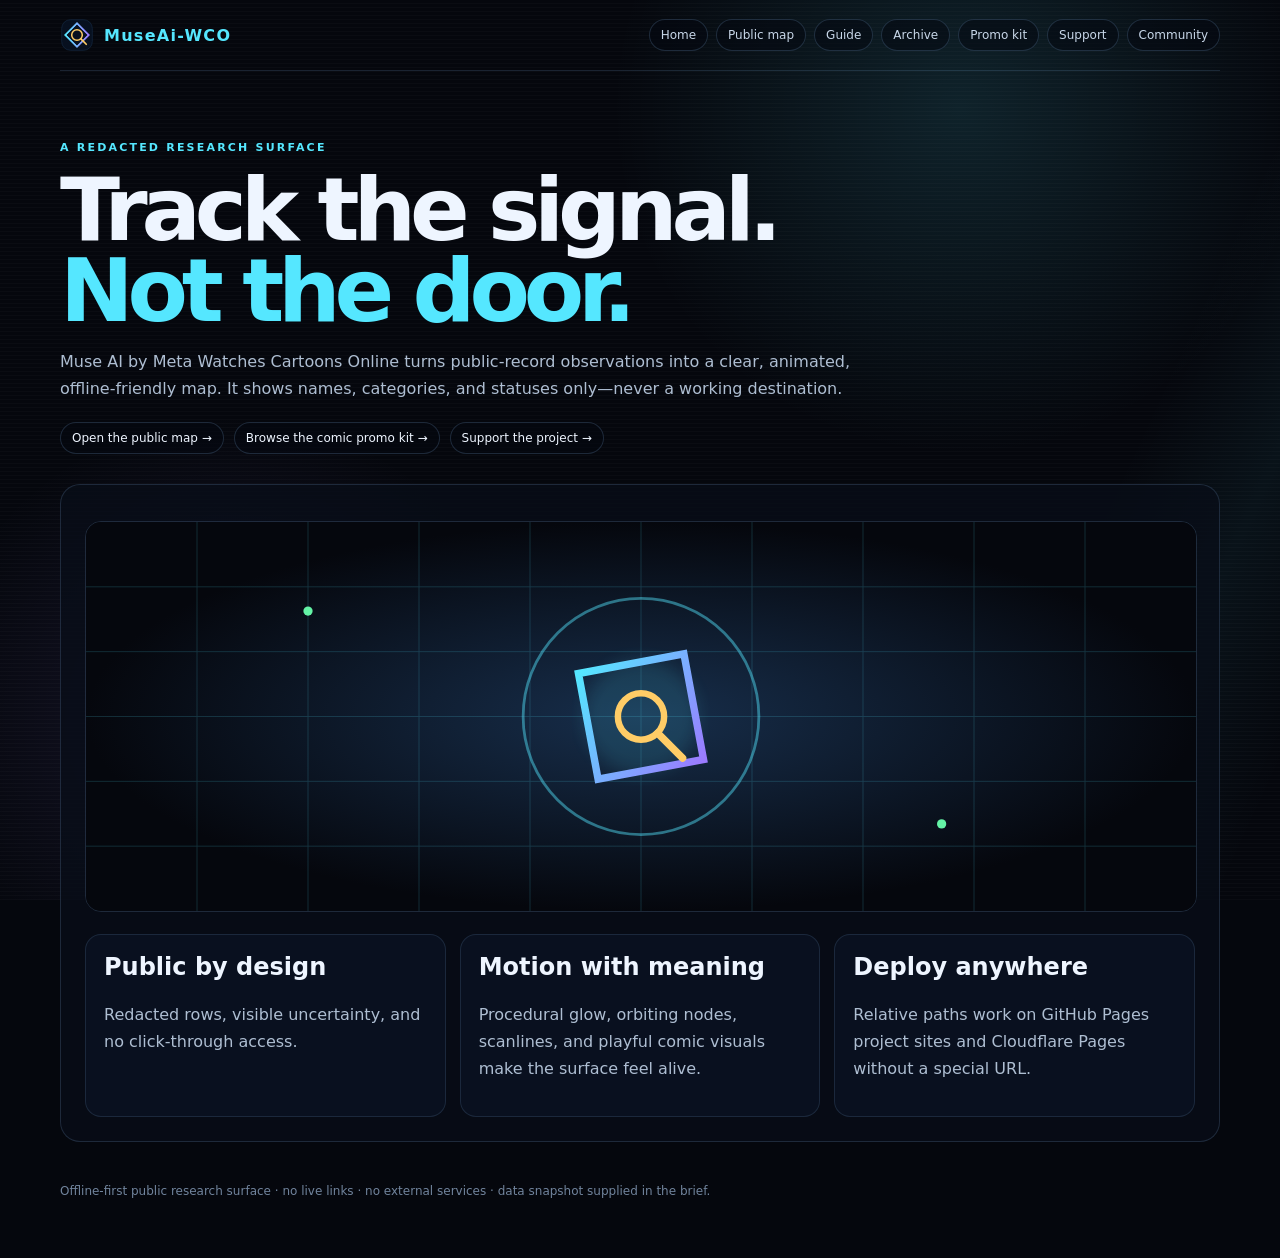
<file: index.html>
<!doctype html><html lang="en"><head><meta charset="utf-8"><meta name="viewport" content="width=device-width,initial-scale=1"><link rel="icon" type="image/svg+xml" href="assets/favicon.svg"><link rel="stylesheet" href="assets/site.css"><title>MuseAi-WCO // Home</title><style>body{margin:0;background:#05070d;color:#eef5ff;font-family:Inter,ui-sans-serif,system-ui,sans-serif}.wrap{max-width:1160px;margin:auto;padding:0 22px 60px}.hero{padding:70px 0 30px;max-width:820px}.eyebrow{color:#55e7ff;letter-spacing:.2em;text-transform:uppercase;font-size:11px;font-weight:800}h1{font-size:clamp(42px,8vw,88px);line-height:.92;letter-spacing:-.07em;margin:16px 0}h2{margin-top:0}p,li{color:#aebed2;line-height:1.7}.panel{padding:24px;border:1px solid rgba(147,197,253,.16);border-radius:20px;background:rgba(9,14,25,.74);animation:pulse 5s ease-in-out infinite}.cards{display:grid;grid-template-columns:repeat(auto-fit,minmax(230px,1fr));gap:14px}.card{padding:18px;border:1px solid rgba(147,197,253,.13);border-radius:16px;background:rgba(12,20,36,.72);animation:drift 7s ease-in-out infinite}.card:nth-child(2n){animation-delay:-2s}.card img{width:100%;height:auto;border-radius:12px;display:block;margin-bottom:12px}.banner{width:100%;border-radius:16px;border:1px solid rgba(147,197,253,.16);margin:12px 0 18px}.actions{display:flex;flex-wrap:wrap;gap:10px;margin-top:20px}.cta{display:inline-block;color:#eef5ff}.muted{color:#8da0b9;font-size:12px}footer{margin-top:42px;color:#71849d;font-size:12px}@media(max-width:700px){.wrap{padding:0 14px 40px}.site-nav{align-items:flex-start;flex-direction:column}}</style></head><body><div class="page-bg"></div><div class="wrap"><nav class="site-nav"><a class="brand" href="index.html"><img src="assets/logo-mark.svg" alt="Symbol mark">MuseAi-WCO</a><div class="nav-links"><a href="index.html">Home</a><a href="map/index.html">Public map</a><a href="pages/guide.html">Guide</a><a href="pages/archive.html">Archive</a><a href="pages/promo.html">Promo kit</a><a href="pages/support.html">Support</a><a href="pages/community.html">Community</a></div></nav><main class="hero"><div class="eyebrow">A redacted research surface</div><h1>Track the signal.<br><span style="color:#55e7ff">Not the door.</span></h1><p>Muse AI by Meta Watches Cartoons Online turns public-record observations into a clear, animated, offline-friendly map. It shows names, categories, and statuses only—never a working destination.</p><div class="actions"><a class="cta" href="map/index.html">Open the public map →</a><a class="cta" href="pages/promo.html">Browse the comic promo kit →</a><a class="cta" href="pages/support.html">Support the project →</a></div></main><section class="panel"><img class="banner" src="assets/promo/animated-signal.svg" alt="Animated signal radar illustration"><div class="cards"><article class="card"><h2>Public by design</h2><p>Redacted rows, visible uncertainty, and no click-through access.</p></article><article class="card"><h2>Motion with meaning</h2><p>Procedural glow, orbiting nodes, scanlines, and playful comic visuals make the surface feel alive.</p></article><article class="card"><h2>Deploy anywhere</h2><p>Relative paths work on GitHub Pages project sites and Cloudflare Pages without a special URL.</p></article></div></section><footer>Offline-first public research surface · no live links · no external services · data snapshot supplied in the brief.</footer></div></body></html>
</file>
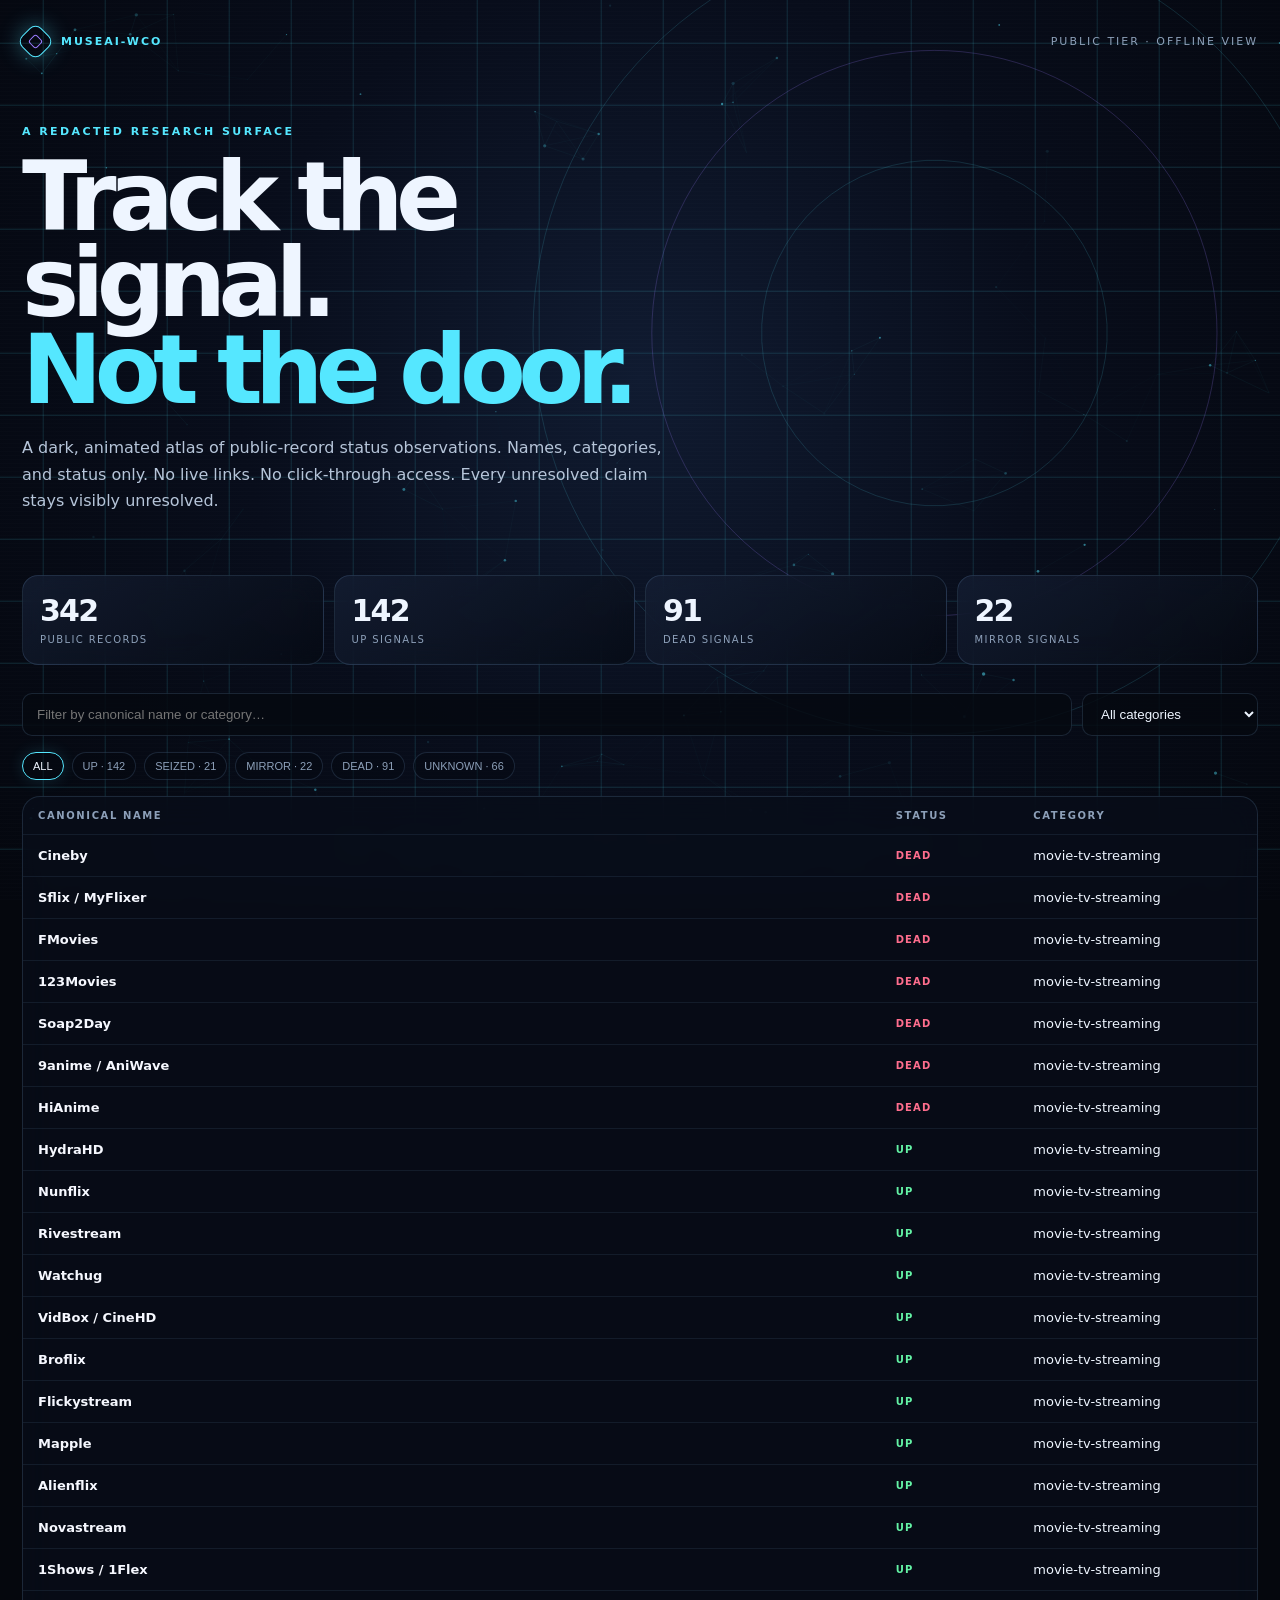
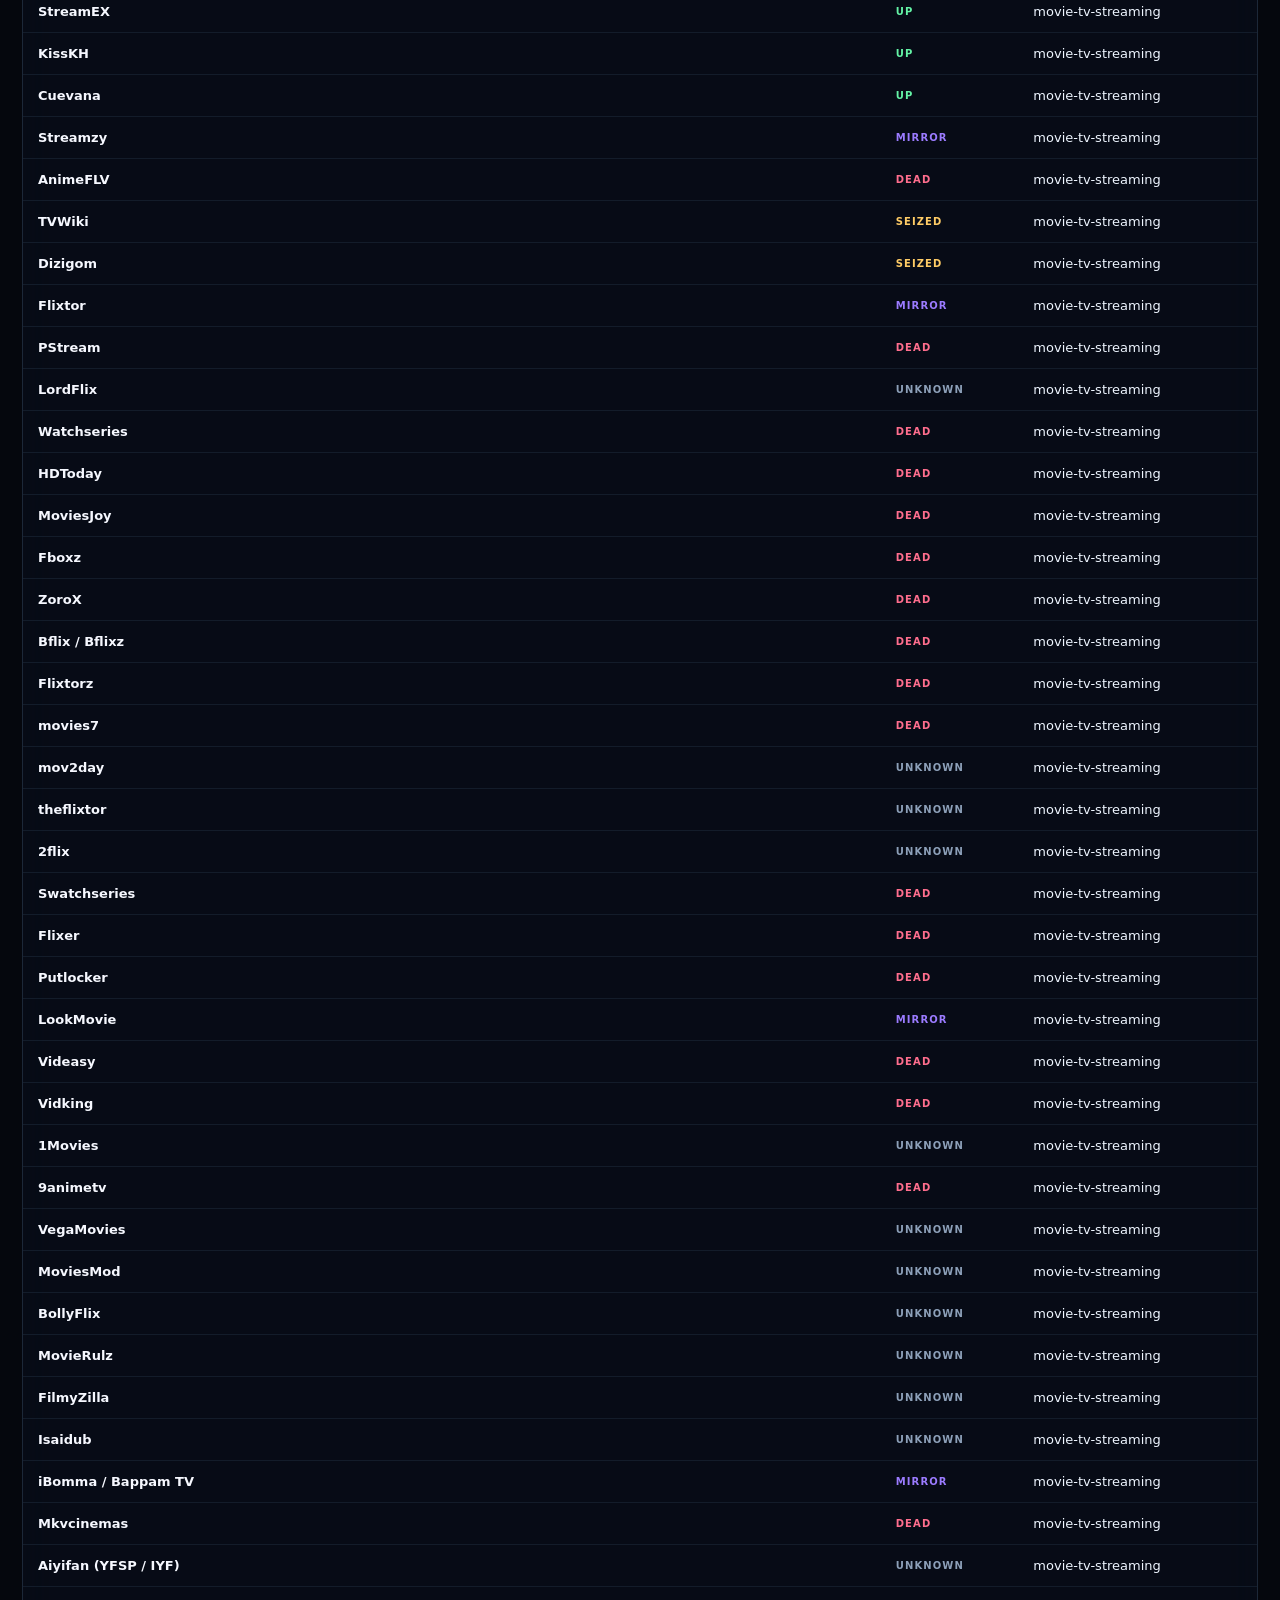
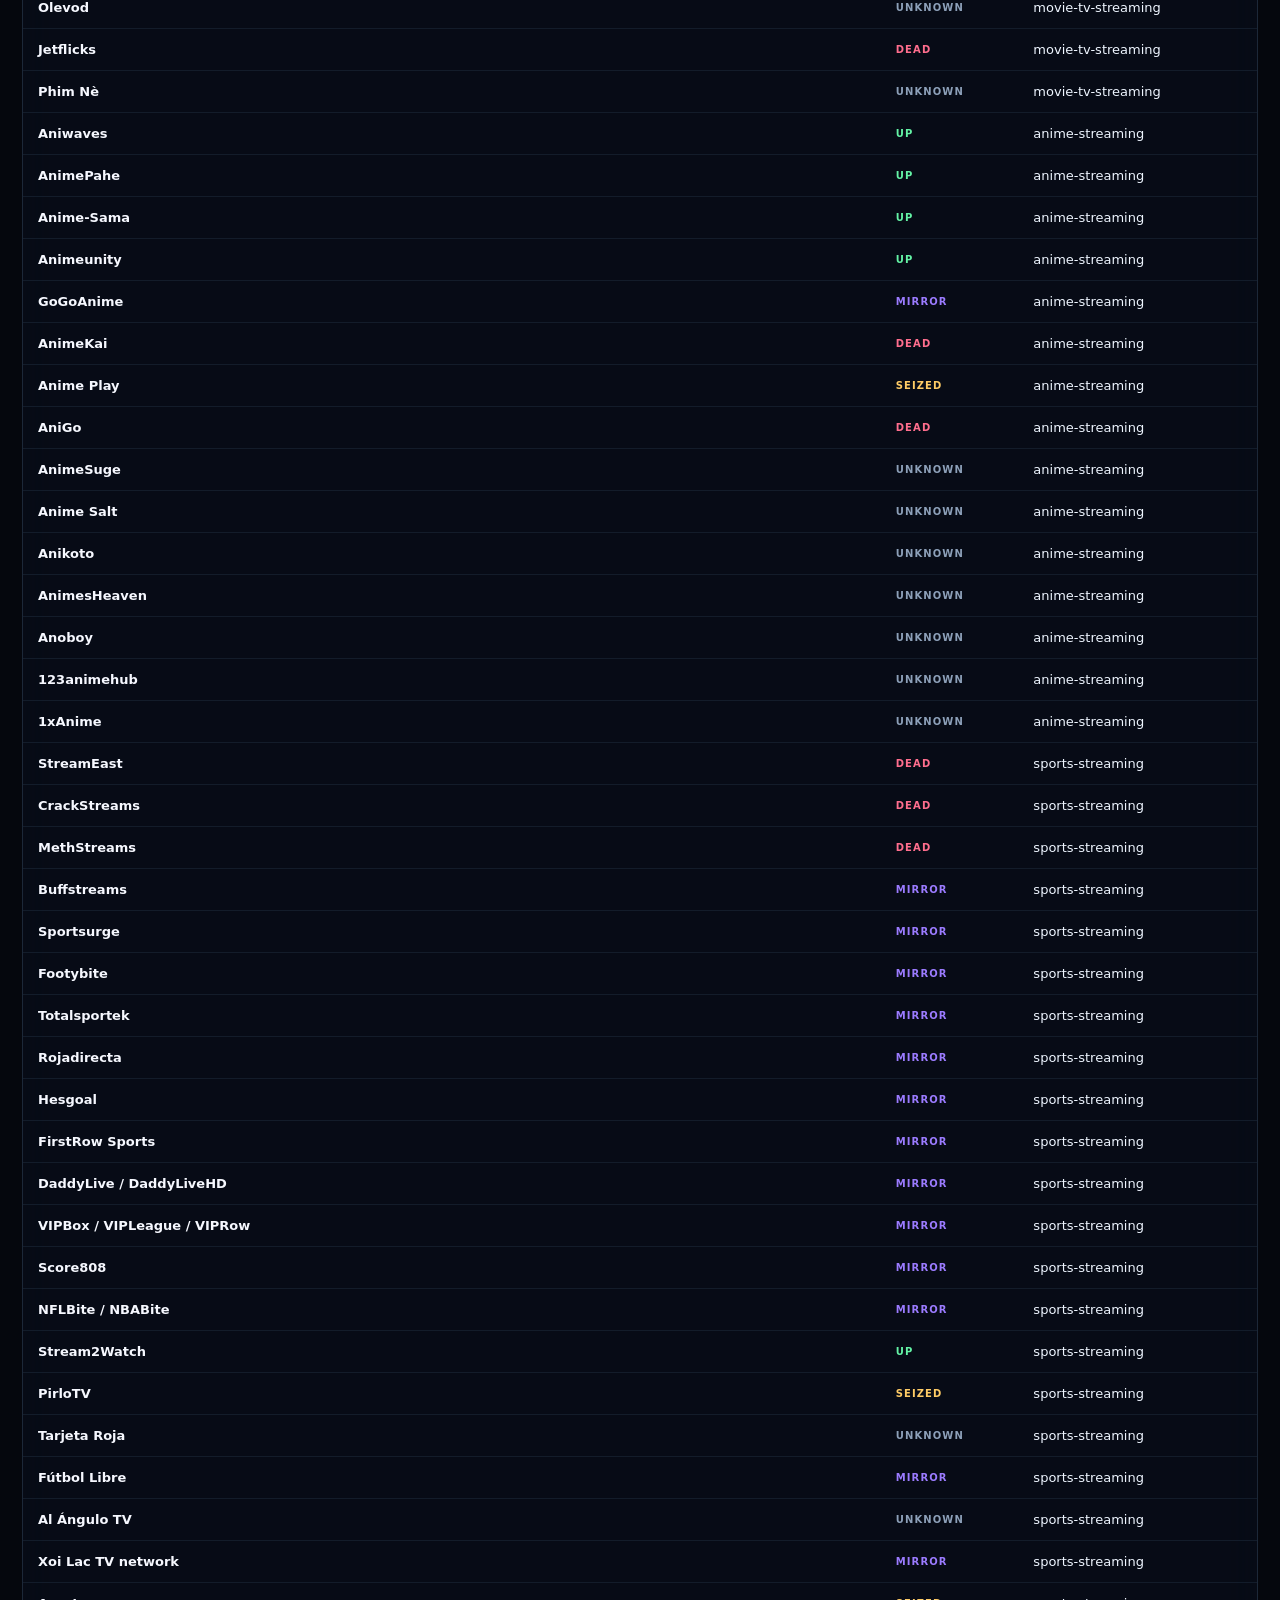
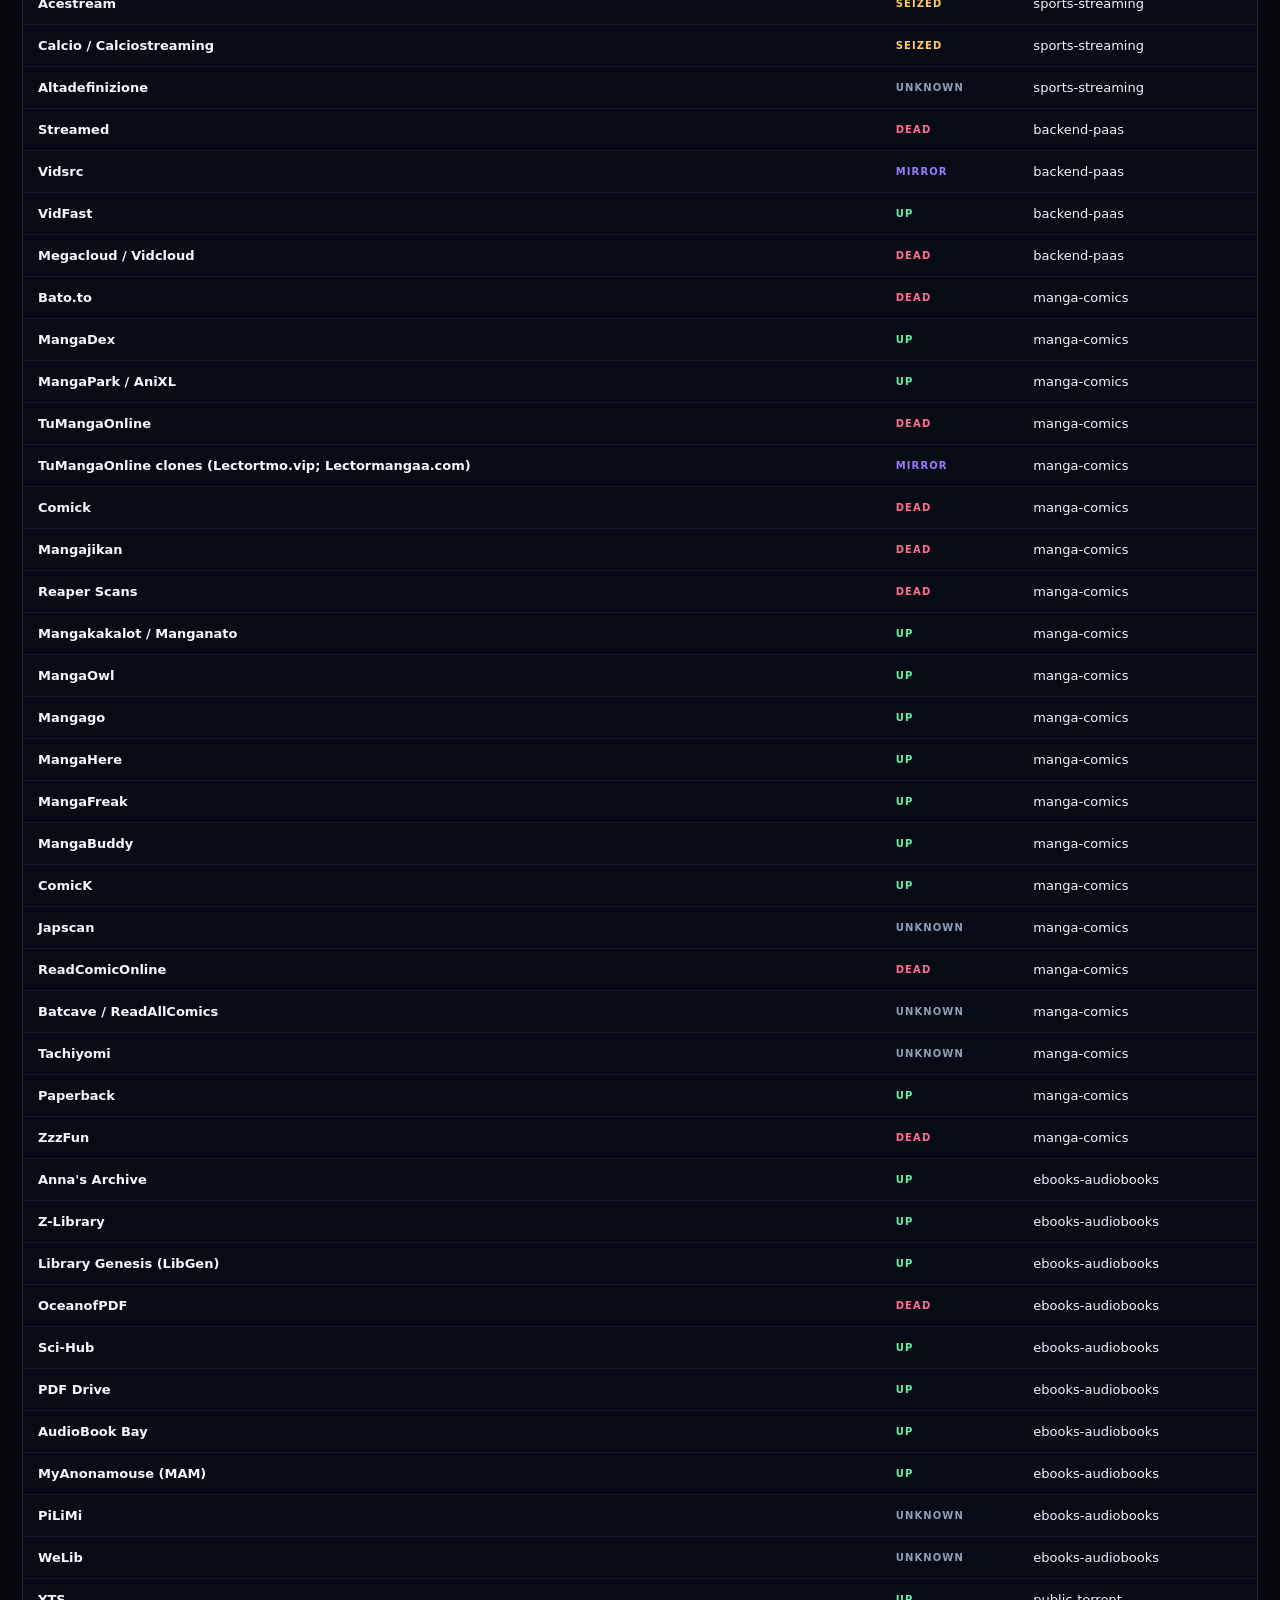
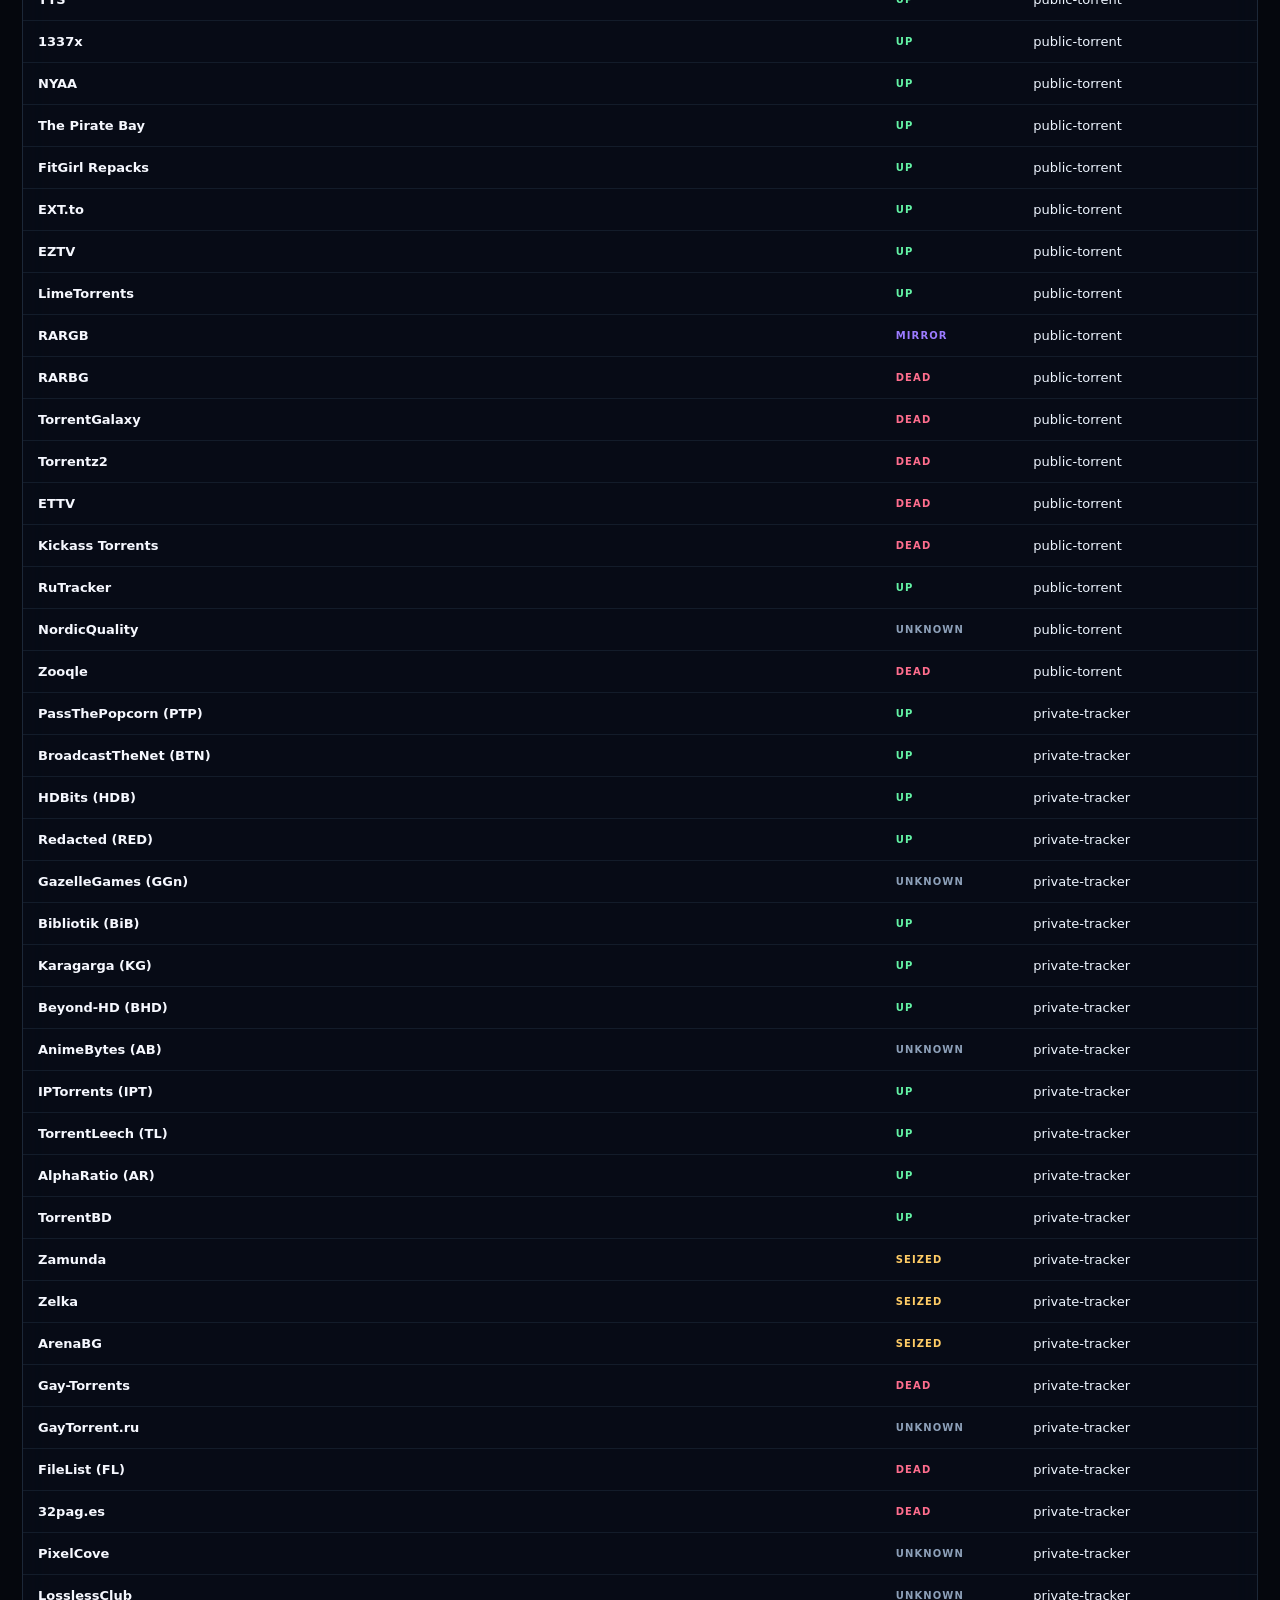
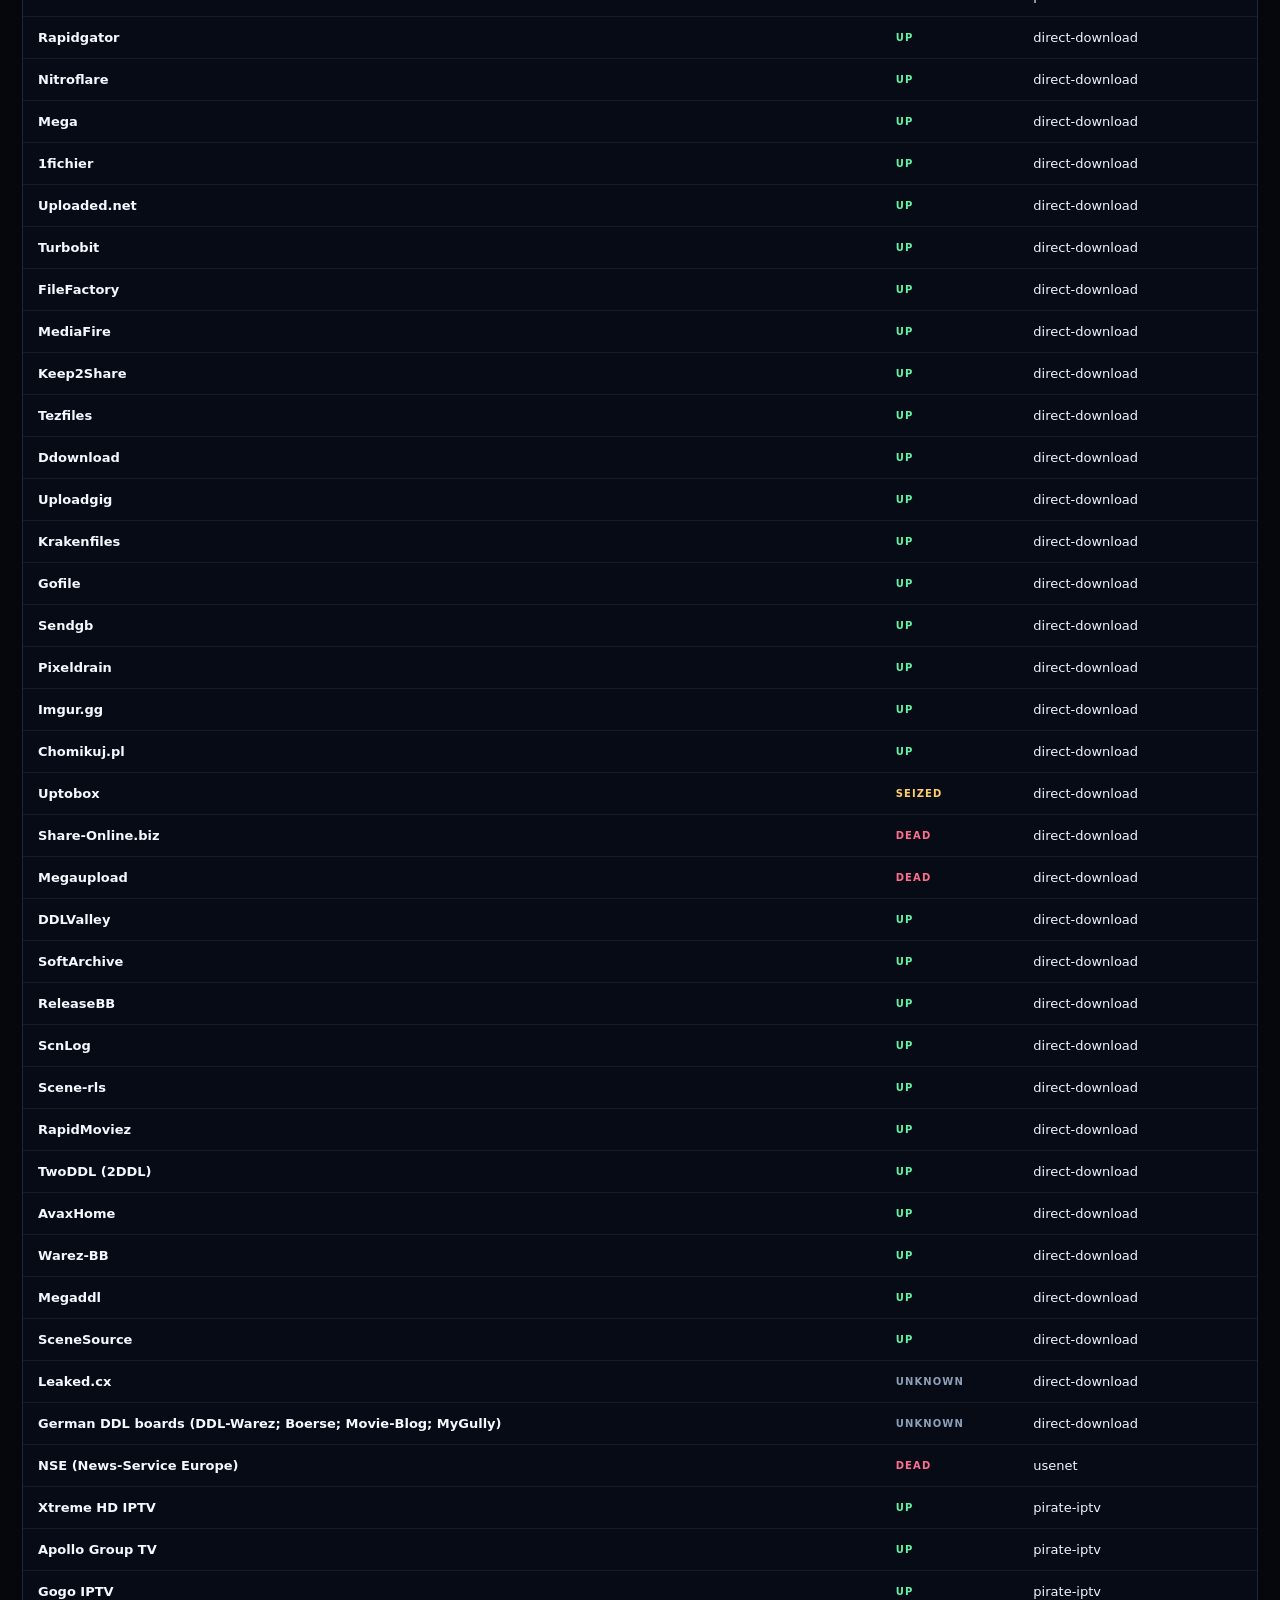
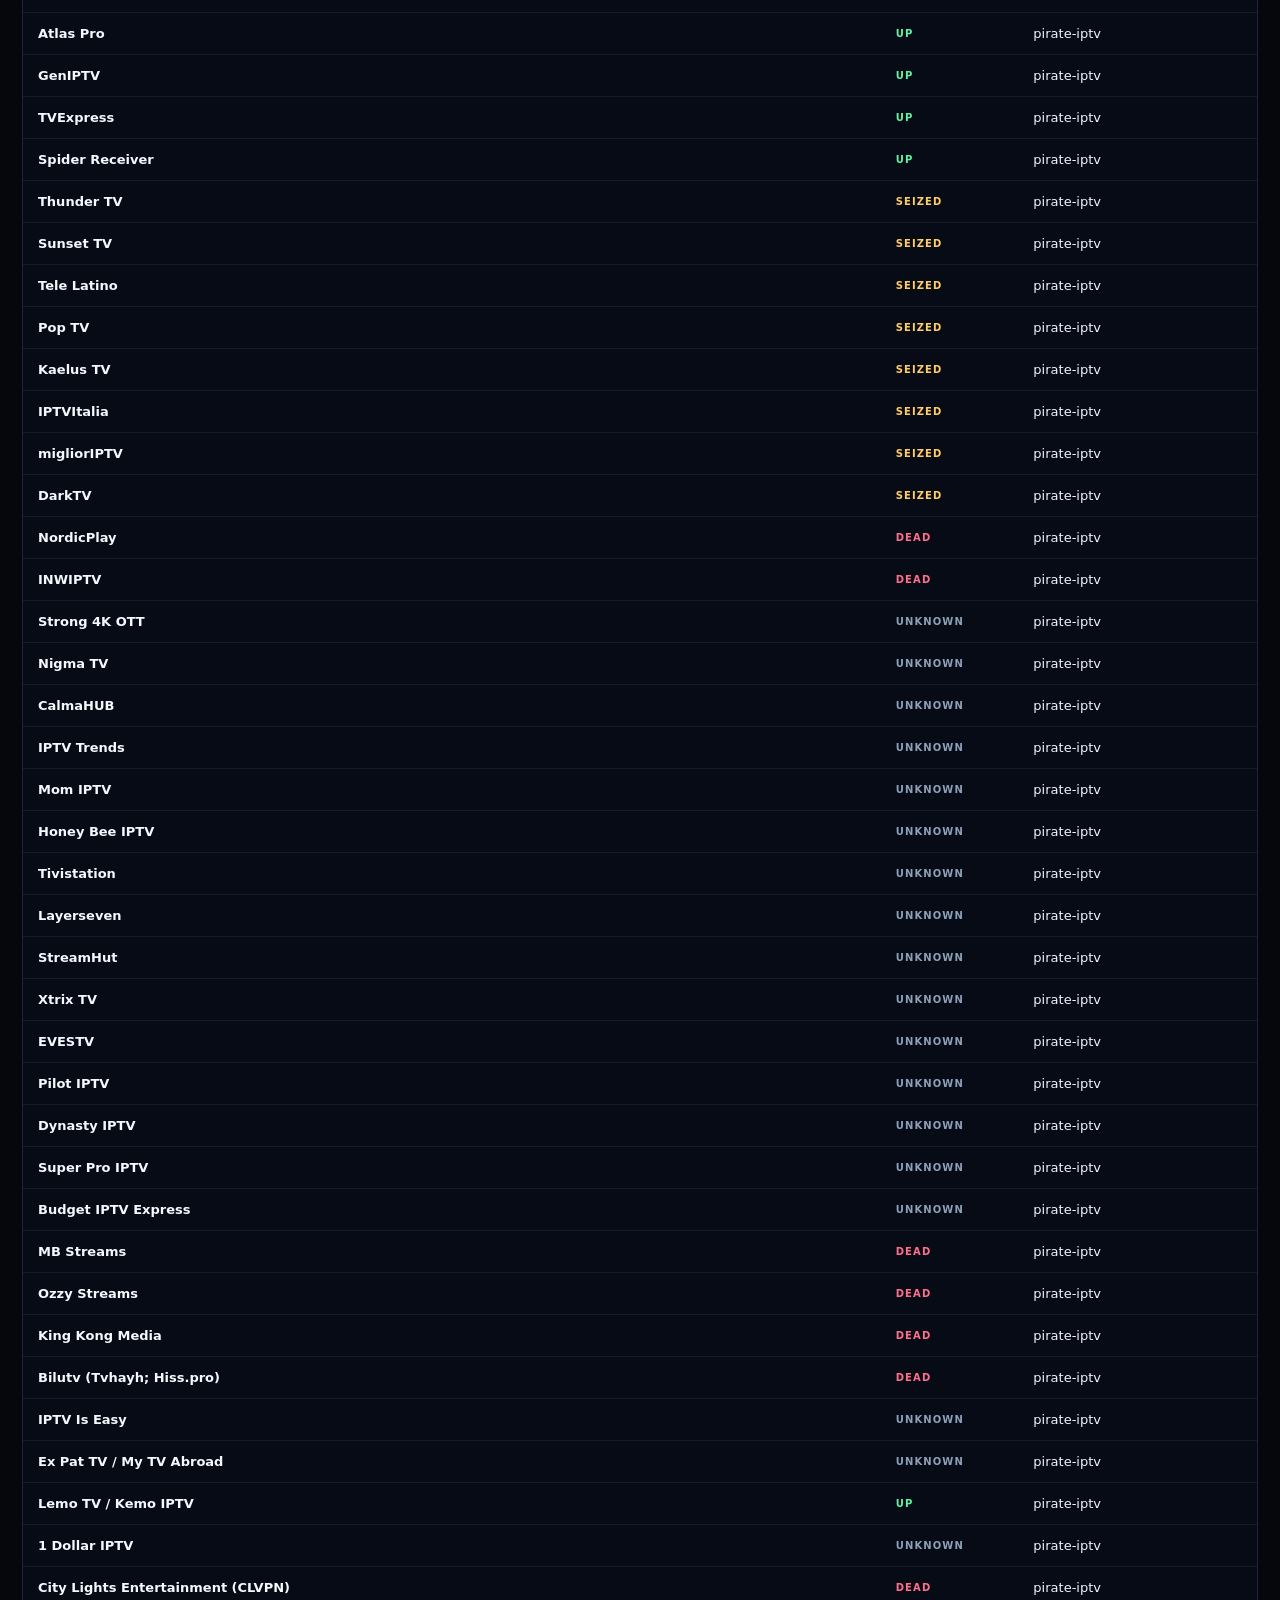
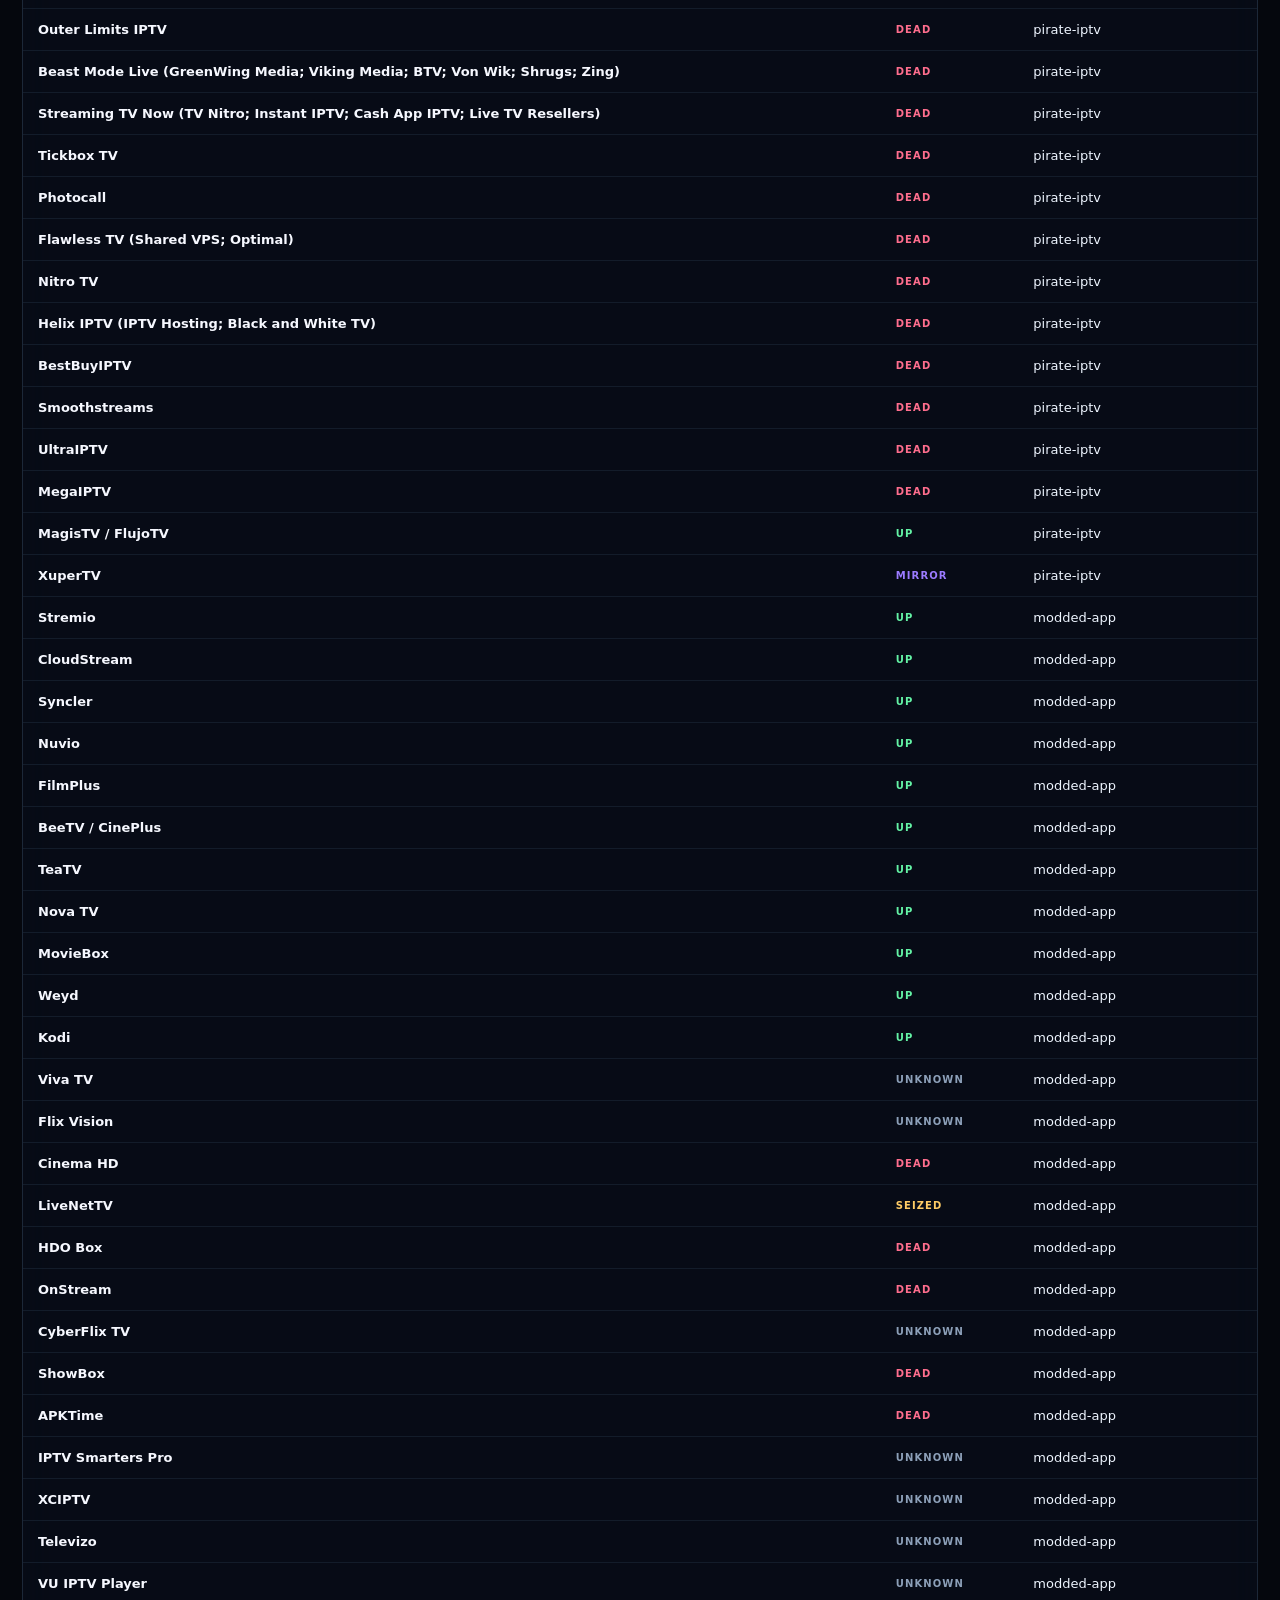
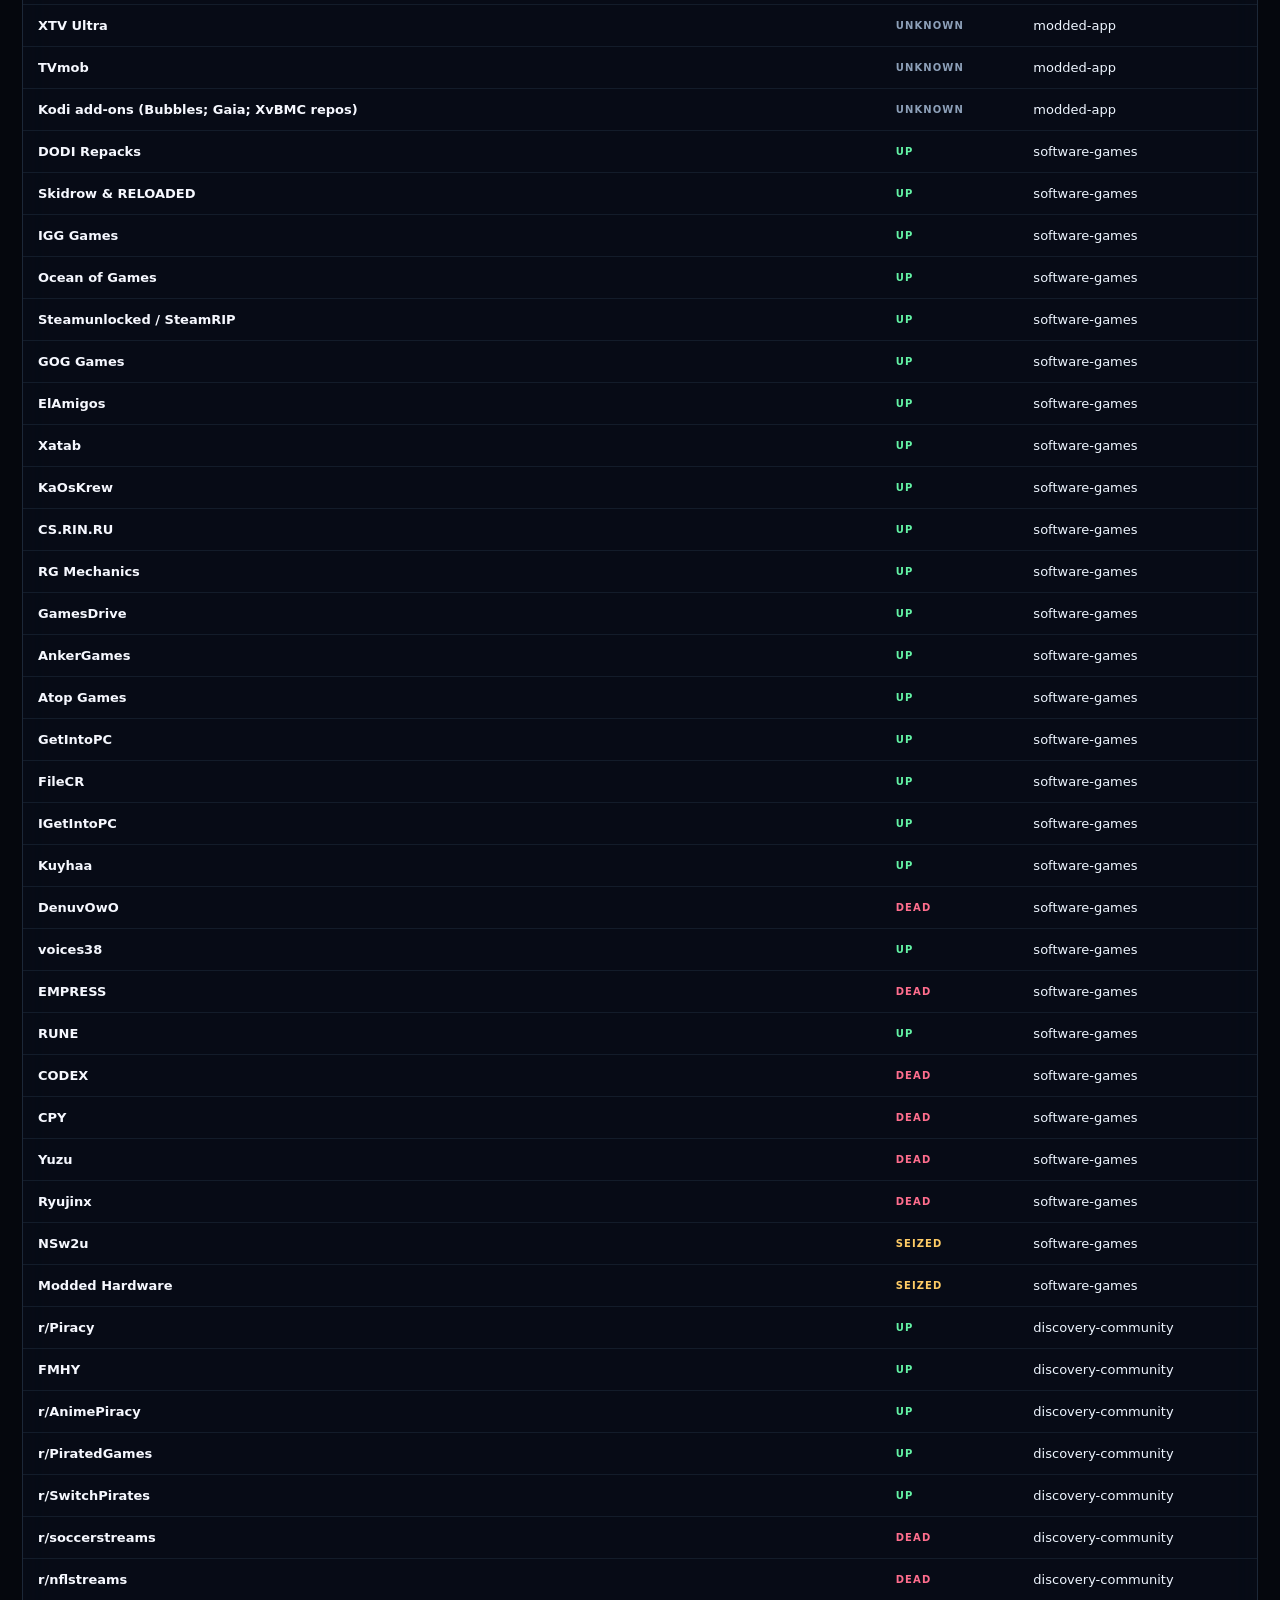
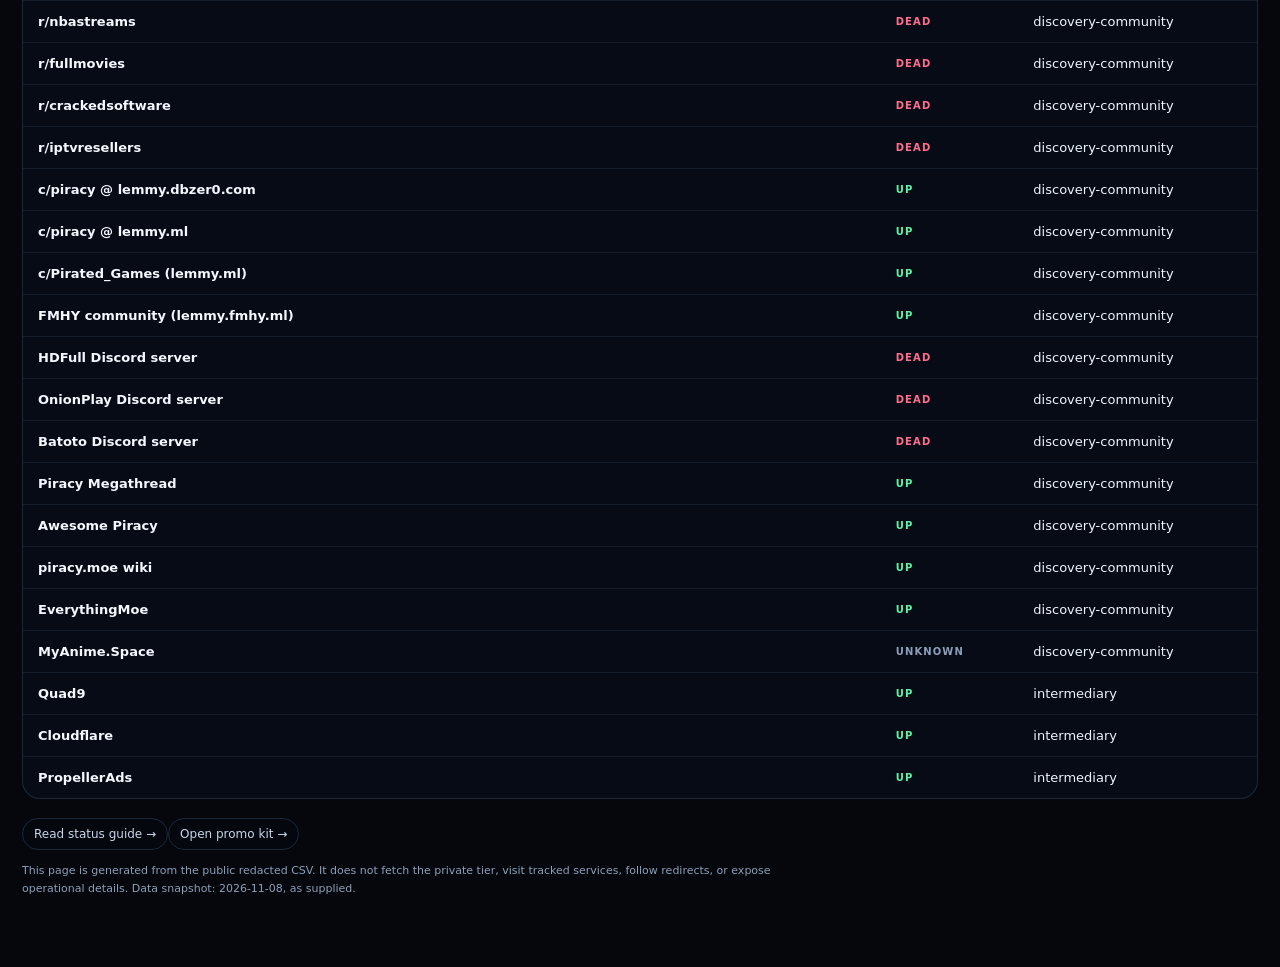
<file: map/index.html>
<!doctype html>
<html lang="en">
<head>
<meta charset="utf-8">
<meta name="viewport" content="width=device-width,initial-scale=1">
<link rel="icon" type="image/svg+xml" href="../assets/favicon.svg">
<link rel="stylesheet" href="../assets/site.css">
<link rel="icon" type="image/svg+xml" href="../assets/favicon.svg">
<link rel="stylesheet" href="../assets/site.css">
<title>MuseAi-WCO // Public Map</title>
<style>
:root{--bg:#05070d;--panel:rgba(9,14,25,.76);--line:rgba(147,197,253,.15);--text:#eef5ff;--muted:#8da0b9;--cyan:#55e7ff;--violet:#9b7bff;--amber:#ffcc66;--green:#64f3a6;--red:#ff6e8e}
*{box-sizing:border-box} html,body{margin:0;min-height:100%;background:var(--bg);color:var(--text);font-family:Inter,ui-sans-serif,system-ui,-apple-system,Segoe UI,sans-serif}
body{overflow-x:hidden} #field{position:fixed;inset:0;width:100%;height:100%;z-index:0;background:#05070d}
body:after{content:"";position:fixed;inset:0;pointer-events:none;z-index:1;background:repeating-linear-gradient(0deg,rgba(255,255,255,.018) 0 1px,transparent 1px 4px),radial-gradient(circle at 50% 40%,transparent 0 35%,rgba(0,0,0,.52) 100%);mix-blend-mode:screen;opacity:.34}
.shell{position:relative;z-index:2;max-width:1280px;margin:auto;padding:28px 22px 58px}
.topline{display:flex;justify-content:space-between;gap:14px;align-items:center;color:var(--muted);font-size:11px;letter-spacing:.18em;text-transform:uppercase}
.brand{display:flex;align-items:center;gap:12px;color:var(--cyan);font-weight:800} .sigil{width:27px;height:27px;border:1px solid var(--cyan);border-radius:8px;transform:rotate(45deg);box-shadow:0 0 22px rgba(85,231,255,.38);position:relative} .sigil:after{content:"";position:absolute;inset:7px;border:1px solid var(--violet);border-radius:3px}
.hero{padding:70px 0 35px;max-width:850px} .eyebrow{color:var(--cyan);letter-spacing:.22em;text-transform:uppercase;font-size:11px;font-weight:800} h1{font-size:clamp(42px,8vw,96px);line-height:.9;letter-spacing:-.08em;margin:16px 0 22px;max-width:760px} .hero p{max-width:650px;color:#b6c5d9;font-size:16px;line-height:1.65;margin:0}
.grid{display:grid;grid-template-columns:repeat(4,1fr);gap:10px;margin:26px 0} .metric{border:1px solid var(--line);background:linear-gradient(145deg,rgba(22,32,54,.72),rgba(5,9,17,.64));padding:17px;border-radius:16px;backdrop-filter:blur(14px)} .metric b{display:block;font-size:30px;letter-spacing:-.06em} .metric span{font-size:10px;letter-spacing:.14em;color:var(--muted);text-transform:uppercase}
.controls{display:flex;flex-wrap:wrap;gap:10px;margin:28px 0 16px} input,select{background:rgba(5,9,17,.82);border:1px solid var(--line);color:var(--text);border-radius:10px;padding:12px 14px;outline:none} input{min-width:260px;flex:1} input:focus,select:focus{border-color:var(--cyan);box-shadow:0 0 0 3px rgba(85,231,255,.12)}
.legend{display:flex;flex-wrap:wrap;gap:8px;margin-bottom:16px} .pill{border:1px solid var(--line);border-radius:99px;padding:7px 10px;color:var(--muted);font-size:11px;cursor:pointer;background:rgba(5,9,17,.48)} .pill.active{color:var(--text);border-color:var(--cyan);box-shadow:0 0 16px rgba(85,231,255,.14)}
.table-wrap{overflow:auto;border:1px solid var(--line);border-radius:18px;background:var(--panel);backdrop-filter:blur(16px)} table{border-collapse:collapse;width:100%;min-width:720px} th,td{padding:13px 15px;text-align:left;border-bottom:1px solid rgba(147,197,253,.09)} th{font-size:10px;color:var(--muted);letter-spacing:.16em;text-transform:uppercase;font-weight:700} td{font-size:13px} tr:last-child td{border-bottom:0} .name{font-weight:700;color:#f6f8ff} .status{font-size:10px;letter-spacing:.11em;font-weight:800} .UP{color:var(--green)} .DEAD{color:var(--red)} .MIRROR{color:var(--violet)} .SEIZED{color:var(--amber)} .UNKNOWN{color:var(--muted)}
.footer{color:var(--muted);font-size:11px;line-height:1.6;margin-top:20px;max-width:760px}
@media(max-width:720px){.shell{padding:20px 14px 40px}.hero{padding-top:52px}.grid{grid-template-columns:repeat(2,1fr)}.topline{align-items:flex-start;flex-direction:column}}
</style>
</head>
<body>
<canvas id="field" aria-hidden="true"></canvas>
<main class="shell">
  <div class="topline"><div class="brand"><span class="sigil"></span> MuseAi-WCO</div><div>PUBLIC TIER · OFFLINE VIEW</div></div>
  <section class="hero"><div class="eyebrow">A redacted research surface</div><h1>Track the signal.<br><span style="color:var(--cyan)">Not the door.</span></h1><p>A dark, animated atlas of public-record status observations. Names, categories, and status only. No live links. No click-through access. Every unresolved claim stays visibly unresolved.</p></section>
  <section class="grid" id="metrics"></section>
  <div class="controls"><input id="search" placeholder="Filter by canonical name or category…" autocomplete="off"><select id="category"><option value="">All categories</option></select></div>
  <div class="legend" id="legend"></div>
  <div class="table-wrap"><table><thead><tr><th>Canonical name</th><th>Status</th><th>Category</th></tr></thead><tbody id="rows"></tbody></table></div>
  <div class="actions" style="margin-top:24px"><a class="cta" href="../pages/guide.html">Read status guide →</a><a class="cta" href="../pages/promo.html">Open promo kit →</a></div>
  <p class="footer">This page is generated from the public redacted CSV. It does not fetch the private tier, visit tracked services, follow redirects, or expose operational details. Data snapshot: 2026-11-08, as supplied.</p>
</main>
<script>
const DATA = [{"name": "Cineby", "status": "DEAD", "category": "movie-tv-streaming"}, {"name": "Sflix / MyFlixer", "status": "DEAD", "category": "movie-tv-streaming"}, {"name": "FMovies", "status": "DEAD", "category": "movie-tv-streaming"}, {"name": "123Movies", "status": "DEAD", "category": "movie-tv-streaming"}, {"name": "Soap2Day", "status": "DEAD", "category": "movie-tv-streaming"}, {"name": "9anime / AniWave", "status": "DEAD", "category": "movie-tv-streaming"}, {"name": "HiAnime", "status": "DEAD", "category": "movie-tv-streaming"}, {"name": "HydraHD", "status": "UP", "category": "movie-tv-streaming"}, {"name": "Nunflix", "status": "UP", "category": "movie-tv-streaming"}, {"name": "Rivestream", "status": "UP", "category": "movie-tv-streaming"}, {"name": "Watchug", "status": "UP", "category": "movie-tv-streaming"}, {"name": "VidBox / CineHD", "status": "UP", "category": "movie-tv-streaming"}, {"name": "Broflix", "status": "UP", "category": "movie-tv-streaming"}, {"name": "Flickystream", "status": "UP", "category": "movie-tv-streaming"}, {"name": "Mapple", "status": "UP", "category": "movie-tv-streaming"}, {"name": "Alienflix", "status": "UP", "category": "movie-tv-streaming"}, {"name": "Novastream", "status": "UP", "category": "movie-tv-streaming"}, {"name": "1Shows / 1Flex", "status": "UP", "category": "movie-tv-streaming"}, {"name": "StreamEX", "status": "UP", "category": "movie-tv-streaming"}, {"name": "KissKH", "status": "UP", "category": "movie-tv-streaming"}, {"name": "Cuevana", "status": "UP", "category": "movie-tv-streaming"}, {"name": "Streamzy", "status": "MIRROR", "category": "movie-tv-streaming"}, {"name": "AnimeFLV", "status": "DEAD", "category": "movie-tv-streaming"}, {"name": "TVWiki", "status": "SEIZED", "category": "movie-tv-streaming"}, {"name": "Dizigom", "status": "SEIZED", "category": "movie-tv-streaming"}, {"name": "Flixtor", "status": "MIRROR", "category": "movie-tv-streaming"}, {"name": "PStream", "status": "DEAD", "category": "movie-tv-streaming"}, {"name": "LordFlix", "status": "UNKNOWN", "category": "movie-tv-streaming"}, {"name": "Watchseries", "status": "DEAD", "category": "movie-tv-streaming"}, {"name": "HDToday", "status": "DEAD", "category": "movie-tv-streaming"}, {"name": "MoviesJoy", "status": "DEAD", "category": "movie-tv-streaming"}, {"name": "Fboxz", "status": "DEAD", "category": "movie-tv-streaming"}, {"name": "ZoroX", "status": "DEAD", "category": "movie-tv-streaming"}, {"name": "Bflix / Bflixz", "status": "DEAD", "category": "movie-tv-streaming"}, {"name": "Flixtorz", "status": "DEAD", "category": "movie-tv-streaming"}, {"name": "movies7", "status": "DEAD", "category": "movie-tv-streaming"}, {"name": "mov2day", "status": "UNKNOWN", "category": "movie-tv-streaming"}, {"name": "theflixtor", "status": "UNKNOWN", "category": "movie-tv-streaming"}, {"name": "2flix", "status": "UNKNOWN", "category": "movie-tv-streaming"}, {"name": "Swatchseries", "status": "DEAD", "category": "movie-tv-streaming"}, {"name": "Flixer", "status": "DEAD", "category": "movie-tv-streaming"}, {"name": "Putlocker", "status": "DEAD", "category": "movie-tv-streaming"}, {"name": "LookMovie", "status": "MIRROR", "category": "movie-tv-streaming"}, {"name": "Videasy", "status": "DEAD", "category": "movie-tv-streaming"}, {"name": "Vidking", "status": "DEAD", "category": "movie-tv-streaming"}, {"name": "1Movies", "status": "UNKNOWN", "category": "movie-tv-streaming"}, {"name": "9animetv", "status": "DEAD", "category": "movie-tv-streaming"}, {"name": "VegaMovies", "status": "UNKNOWN", "category": "movie-tv-streaming"}, {"name": "MoviesMod", "status": "UNKNOWN", "category": "movie-tv-streaming"}, {"name": "BollyFlix", "status": "UNKNOWN", "category": "movie-tv-streaming"}, {"name": "MovieRulz", "status": "UNKNOWN", "category": "movie-tv-streaming"}, {"name": "FilmyZilla", "status": "UNKNOWN", "category": "movie-tv-streaming"}, {"name": "Isaidub", "status": "UNKNOWN", "category": "movie-tv-streaming"}, {"name": "iBomma / Bappam TV", "status": "MIRROR", "category": "movie-tv-streaming"}, {"name": "Mkvcinemas", "status": "DEAD", "category": "movie-tv-streaming"}, {"name": "Aiyifan (YFSP / IYF)", "status": "UNKNOWN", "category": "movie-tv-streaming"}, {"name": "Olevod", "status": "UNKNOWN", "category": "movie-tv-streaming"}, {"name": "Jetflicks", "status": "DEAD", "category": "movie-tv-streaming"}, {"name": "Phim Nè", "status": "UNKNOWN", "category": "movie-tv-streaming"}, {"name": "Aniwaves", "status": "UP", "category": "anime-streaming"}, {"name": "AnimePahe", "status": "UP", "category": "anime-streaming"}, {"name": "Anime-Sama", "status": "UP", "category": "anime-streaming"}, {"name": "Animeunity", "status": "UP", "category": "anime-streaming"}, {"name": "GoGoAnime", "status": "MIRROR", "category": "anime-streaming"}, {"name": "AnimeKai", "status": "DEAD", "category": "anime-streaming"}, {"name": "Anime Play", "status": "SEIZED", "category": "anime-streaming"}, {"name": "AniGo", "status": "DEAD", "category": "anime-streaming"}, {"name": "AnimeSuge", "status": "UNKNOWN", "category": "anime-streaming"}, {"name": "Anime Salt", "status": "UNKNOWN", "category": "anime-streaming"}, {"name": "Anikoto", "status": "UNKNOWN", "category": "anime-streaming"}, {"name": "AnimesHeaven", "status": "UNKNOWN", "category": "anime-streaming"}, {"name": "Anoboy", "status": "UNKNOWN", "category": "anime-streaming"}, {"name": "123animehub", "status": "UNKNOWN", "category": "anime-streaming"}, {"name": "1xAnime", "status": "UNKNOWN", "category": "anime-streaming"}, {"name": "StreamEast", "status": "DEAD", "category": "sports-streaming"}, {"name": "CrackStreams", "status": "DEAD", "category": "sports-streaming"}, {"name": "MethStreams", "status": "DEAD", "category": "sports-streaming"}, {"name": "Buffstreams", "status": "MIRROR", "category": "sports-streaming"}, {"name": "Sportsurge", "status": "MIRROR", "category": "sports-streaming"}, {"name": "Footybite", "status": "MIRROR", "category": "sports-streaming"}, {"name": "Totalsportek", "status": "MIRROR", "category": "sports-streaming"}, {"name": "Rojadirecta", "status": "MIRROR", "category": "sports-streaming"}, {"name": "Hesgoal", "status": "MIRROR", "category": "sports-streaming"}, {"name": "FirstRow Sports", "status": "MIRROR", "category": "sports-streaming"}, {"name": "DaddyLive / DaddyLiveHD", "status": "MIRROR", "category": "sports-streaming"}, {"name": "VIPBox / VIPLeague / VIPRow", "status": "MIRROR", "category": "sports-streaming"}, {"name": "Score808", "status": "MIRROR", "category": "sports-streaming"}, {"name": "NFLBite / NBABite", "status": "MIRROR", "category": "sports-streaming"}, {"name": "Stream2Watch", "status": "UP", "category": "sports-streaming"}, {"name": "PirloTV", "status": "SEIZED", "category": "sports-streaming"}, {"name": "Tarjeta Roja", "status": "UNKNOWN", "category": "sports-streaming"}, {"name": "Fútbol Libre", "status": "MIRROR", "category": "sports-streaming"}, {"name": "Al Ángulo TV", "status": "UNKNOWN", "category": "sports-streaming"}, {"name": "Xoi Lac TV network", "status": "MIRROR", "category": "sports-streaming"}, {"name": "Acestream", "status": "SEIZED", "category": "sports-streaming"}, {"name": "Calcio / Calciostreaming", "status": "SEIZED", "category": "sports-streaming"}, {"name": "Altadefinizione", "status": "UNKNOWN", "category": "sports-streaming"}, {"name": "Streamed", "status": "DEAD", "category": "backend-paas"}, {"name": "Vidsrc", "status": "MIRROR", "category": "backend-paas"}, {"name": "VidFast", "status": "UP", "category": "backend-paas"}, {"name": "Megacloud / Vidcloud", "status": "DEAD", "category": "backend-paas"}, {"name": "Bato.to", "status": "DEAD", "category": "manga-comics"}, {"name": "MangaDex", "status": "UP", "category": "manga-comics"}, {"name": "MangaPark / AniXL", "status": "UP", "category": "manga-comics"}, {"name": "TuMangaOnline", "status": "DEAD", "category": "manga-comics"}, {"name": "TuMangaOnline clones (Lectortmo.vip; Lectormangaa.com)", "status": "MIRROR", "category": "manga-comics"}, {"name": "Comick", "status": "DEAD", "category": "manga-comics"}, {"name": "Mangajikan", "status": "DEAD", "category": "manga-comics"}, {"name": "Reaper Scans", "status": "DEAD", "category": "manga-comics"}, {"name": "Mangakakalot / Manganato", "status": "UP", "category": "manga-comics"}, {"name": "MangaOwl", "status": "UP", "category": "manga-comics"}, {"name": "Mangago", "status": "UP", "category": "manga-comics"}, {"name": "MangaHere", "status": "UP", "category": "manga-comics"}, {"name": "MangaFreak", "status": "UP", "category": "manga-comics"}, {"name": "MangaBuddy", "status": "UP", "category": "manga-comics"}, {"name": "ComicK", "status": "UP", "category": "manga-comics"}, {"name": "Japscan", "status": "UNKNOWN", "category": "manga-comics"}, {"name": "ReadComicOnline", "status": "DEAD", "category": "manga-comics"}, {"name": "Batcave / ReadAllComics", "status": "UNKNOWN", "category": "manga-comics"}, {"name": "Tachiyomi", "status": "UNKNOWN", "category": "manga-comics"}, {"name": "Paperback", "status": "UP", "category": "manga-comics"}, {"name": "ZzzFun", "status": "DEAD", "category": "manga-comics"}, {"name": "Anna's Archive", "status": "UP", "category": "ebooks-audiobooks"}, {"name": "Z-Library", "status": "UP", "category": "ebooks-audiobooks"}, {"name": "Library Genesis (LibGen)", "status": "UP", "category": "ebooks-audiobooks"}, {"name": "OceanofPDF", "status": "DEAD", "category": "ebooks-audiobooks"}, {"name": "Sci-Hub", "status": "UP", "category": "ebooks-audiobooks"}, {"name": "PDF Drive", "status": "UP", "category": "ebooks-audiobooks"}, {"name": "AudioBook Bay", "status": "UP", "category": "ebooks-audiobooks"}, {"name": "MyAnonamouse (MAM)", "status": "UP", "category": "ebooks-audiobooks"}, {"name": "PiLiMi", "status": "UNKNOWN", "category": "ebooks-audiobooks"}, {"name": "WeLib", "status": "UNKNOWN", "category": "ebooks-audiobooks"}, {"name": "YTS", "status": "UP", "category": "public-torrent"}, {"name": "1337x", "status": "UP", "category": "public-torrent"}, {"name": "NYAA", "status": "UP", "category": "public-torrent"}, {"name": "The Pirate Bay", "status": "UP", "category": "public-torrent"}, {"name": "FitGirl Repacks", "status": "UP", "category": "public-torrent"}, {"name": "EXT.to", "status": "UP", "category": "public-torrent"}, {"name": "EZTV", "status": "UP", "category": "public-torrent"}, {"name": "LimeTorrents", "status": "UP", "category": "public-torrent"}, {"name": "RARGB", "status": "MIRROR", "category": "public-torrent"}, {"name": "RARBG", "status": "DEAD", "category": "public-torrent"}, {"name": "TorrentGalaxy", "status": "DEAD", "category": "public-torrent"}, {"name": "Torrentz2", "status": "DEAD", "category": "public-torrent"}, {"name": "ETTV", "status": "DEAD", "category": "public-torrent"}, {"name": "Kickass Torrents", "status": "DEAD", "category": "public-torrent"}, {"name": "RuTracker", "status": "UP", "category": "public-torrent"}, {"name": "NordicQuality", "status": "UNKNOWN", "category": "public-torrent"}, {"name": "Zooqle", "status": "DEAD", "category": "public-torrent"}, {"name": "PassThePopcorn (PTP)", "status": "UP", "category": "private-tracker"}, {"name": "BroadcastTheNet (BTN)", "status": "UP", "category": "private-tracker"}, {"name": "HDBits (HDB)", "status": "UP", "category": "private-tracker"}, {"name": "Redacted (RED)", "status": "UP", "category": "private-tracker"}, {"name": "GazelleGames (GGn)", "status": "UNKNOWN", "category": "private-tracker"}, {"name": "Bibliotik (BiB)", "status": "UP", "category": "private-tracker"}, {"name": "Karagarga (KG)", "status": "UP", "category": "private-tracker"}, {"name": "Beyond-HD (BHD)", "status": "UP", "category": "private-tracker"}, {"name": "AnimeBytes (AB)", "status": "UNKNOWN", "category": "private-tracker"}, {"name": "IPTorrents (IPT)", "status": "UP", "category": "private-tracker"}, {"name": "TorrentLeech (TL)", "status": "UP", "category": "private-tracker"}, {"name": "AlphaRatio (AR)", "status": "UP", "category": "private-tracker"}, {"name": "TorrentBD", "status": "UP", "category": "private-tracker"}, {"name": "Zamunda", "status": "SEIZED", "category": "private-tracker"}, {"name": "Zelka", "status": "SEIZED", "category": "private-tracker"}, {"name": "ArenaBG", "status": "SEIZED", "category": "private-tracker"}, {"name": "Gay-Torrents", "status": "DEAD", "category": "private-tracker"}, {"name": "GayTorrent.ru", "status": "UNKNOWN", "category": "private-tracker"}, {"name": "FileList (FL)", "status": "DEAD", "category": "private-tracker"}, {"name": "32pag.es", "status": "DEAD", "category": "private-tracker"}, {"name": "PixelCove", "status": "UNKNOWN", "category": "private-tracker"}, {"name": "LosslessClub", "status": "UNKNOWN", "category": "private-tracker"}, {"name": "Rapidgator", "status": "UP", "category": "direct-download"}, {"name": "Nitroflare", "status": "UP", "category": "direct-download"}, {"name": "Mega", "status": "UP", "category": "direct-download"}, {"name": "1fichier", "status": "UP", "category": "direct-download"}, {"name": "Uploaded.net", "status": "UP", "category": "direct-download"}, {"name": "Turbobit", "status": "UP", "category": "direct-download"}, {"name": "FileFactory", "status": "UP", "category": "direct-download"}, {"name": "MediaFire", "status": "UP", "category": "direct-download"}, {"name": "Keep2Share", "status": "UP", "category": "direct-download"}, {"name": "Tezfiles", "status": "UP", "category": "direct-download"}, {"name": "Ddownload", "status": "UP", "category": "direct-download"}, {"name": "Uploadgig", "status": "UP", "category": "direct-download"}, {"name": "Krakenfiles", "status": "UP", "category": "direct-download"}, {"name": "Gofile", "status": "UP", "category": "direct-download"}, {"name": "Sendgb", "status": "UP", "category": "direct-download"}, {"name": "Pixeldrain", "status": "UP", "category": "direct-download"}, {"name": "Imgur.gg", "status": "UP", "category": "direct-download"}, {"name": "Chomikuj.pl", "status": "UP", "category": "direct-download"}, {"name": "Uptobox", "status": "SEIZED", "category": "direct-download"}, {"name": "Share-Online.biz", "status": "DEAD", "category": "direct-download"}, {"name": "Megaupload", "status": "DEAD", "category": "direct-download"}, {"name": "DDLValley", "status": "UP", "category": "direct-download"}, {"name": "SoftArchive", "status": "UP", "category": "direct-download"}, {"name": "ReleaseBB", "status": "UP", "category": "direct-download"}, {"name": "ScnLog", "status": "UP", "category": "direct-download"}, {"name": "Scene-rls", "status": "UP", "category": "direct-download"}, {"name": "RapidMoviez", "status": "UP", "category": "direct-download"}, {"name": "TwoDDL (2DDL)", "status": "UP", "category": "direct-download"}, {"name": "AvaxHome", "status": "UP", "category": "direct-download"}, {"name": "Warez-BB", "status": "UP", "category": "direct-download"}, {"name": "Megaddl", "status": "UP", "category": "direct-download"}, {"name": "SceneSource", "status": "UP", "category": "direct-download"}, {"name": "Leaked.cx", "status": "UNKNOWN", "category": "direct-download"}, {"name": "German DDL boards (DDL-Warez; Boerse; Movie-Blog; MyGully)", "status": "UNKNOWN", "category": "direct-download"}, {"name": "NSE (News-Service Europe)", "status": "DEAD", "category": "usenet"}, {"name": "Xtreme HD IPTV", "status": "UP", "category": "pirate-iptv"}, {"name": "Apollo Group TV", "status": "UP", "category": "pirate-iptv"}, {"name": "Gogo IPTV", "status": "UP", "category": "pirate-iptv"}, {"name": "Atlas Pro", "status": "UP", "category": "pirate-iptv"}, {"name": "GenIPTV", "status": "UP", "category": "pirate-iptv"}, {"name": "TVExpress", "status": "UP", "category": "pirate-iptv"}, {"name": "Spider Receiver", "status": "UP", "category": "pirate-iptv"}, {"name": "Thunder TV", "status": "SEIZED", "category": "pirate-iptv"}, {"name": "Sunset TV", "status": "SEIZED", "category": "pirate-iptv"}, {"name": "Tele Latino", "status": "SEIZED", "category": "pirate-iptv"}, {"name": "Pop TV", "status": "SEIZED", "category": "pirate-iptv"}, {"name": "Kaelus TV", "status": "SEIZED", "category": "pirate-iptv"}, {"name": "IPTVItalia", "status": "SEIZED", "category": "pirate-iptv"}, {"name": "migliorIPTV", "status": "SEIZED", "category": "pirate-iptv"}, {"name": "DarkTV", "status": "SEIZED", "category": "pirate-iptv"}, {"name": "NordicPlay", "status": "DEAD", "category": "pirate-iptv"}, {"name": "INWIPTV", "status": "DEAD", "category": "pirate-iptv"}, {"name": "Strong 4K OTT", "status": "UNKNOWN", "category": "pirate-iptv"}, {"name": "Nigma TV", "status": "UNKNOWN", "category": "pirate-iptv"}, {"name": "CalmaHUB", "status": "UNKNOWN", "category": "pirate-iptv"}, {"name": "IPTV Trends", "status": "UNKNOWN", "category": "pirate-iptv"}, {"name": "Mom IPTV", "status": "UNKNOWN", "category": "pirate-iptv"}, {"name": "Honey Bee IPTV", "status": "UNKNOWN", "category": "pirate-iptv"}, {"name": "Tivistation", "status": "UNKNOWN", "category": "pirate-iptv"}, {"name": "Layerseven", "status": "UNKNOWN", "category": "pirate-iptv"}, {"name": "StreamHut", "status": "UNKNOWN", "category": "pirate-iptv"}, {"name": "Xtrix TV", "status": "UNKNOWN", "category": "pirate-iptv"}, {"name": "EVESTV", "status": "UNKNOWN", "category": "pirate-iptv"}, {"name": "Pilot IPTV", "status": "UNKNOWN", "category": "pirate-iptv"}, {"name": "Dynasty IPTV", "status": "UNKNOWN", "category": "pirate-iptv"}, {"name": "Super Pro IPTV", "status": "UNKNOWN", "category": "pirate-iptv"}, {"name": "Budget IPTV Express", "status": "UNKNOWN", "category": "pirate-iptv"}, {"name": "MB Streams", "status": "DEAD", "category": "pirate-iptv"}, {"name": "Ozzy Streams", "status": "DEAD", "category": "pirate-iptv"}, {"name": "King Kong Media", "status": "DEAD", "category": "pirate-iptv"}, {"name": "Bilutv (Tvhayh; Hiss.pro)", "status": "DEAD", "category": "pirate-iptv"}, {"name": "IPTV Is Easy", "status": "UNKNOWN", "category": "pirate-iptv"}, {"name": "Ex Pat TV / My TV Abroad", "status": "UNKNOWN", "category": "pirate-iptv"}, {"name": "Lemo TV / Kemo IPTV", "status": "UP", "category": "pirate-iptv"}, {"name": "1 Dollar IPTV", "status": "UNKNOWN", "category": "pirate-iptv"}, {"name": "City Lights Entertainment (CLVPN)", "status": "DEAD", "category": "pirate-iptv"}, {"name": "Outer Limits IPTV", "status": "DEAD", "category": "pirate-iptv"}, {"name": "Beast Mode Live (GreenWing Media; Viking Media; BTV; Von Wik; Shrugs; Zing)", "status": "DEAD", "category": "pirate-iptv"}, {"name": "Streaming TV Now (TV Nitro; Instant IPTV; Cash App IPTV; Live TV Resellers)", "status": "DEAD", "category": "pirate-iptv"}, {"name": "Tickbox TV", "status": "DEAD", "category": "pirate-iptv"}, {"name": "Photocall", "status": "DEAD", "category": "pirate-iptv"}, {"name": "Flawless TV (Shared VPS; Optimal)", "status": "DEAD", "category": "pirate-iptv"}, {"name": "Nitro TV", "status": "DEAD", "category": "pirate-iptv"}, {"name": "Helix IPTV (IPTV Hosting; Black and White TV)", "status": "DEAD", "category": "pirate-iptv"}, {"name": "BestBuyIPTV", "status": "DEAD", "category": "pirate-iptv"}, {"name": "Smoothstreams", "status": "DEAD", "category": "pirate-iptv"}, {"name": "UltraIPTV", "status": "DEAD", "category": "pirate-iptv"}, {"name": "MegaIPTV", "status": "DEAD", "category": "pirate-iptv"}, {"name": "MagisTV / FlujoTV", "status": "UP", "category": "pirate-iptv"}, {"name": "XuperTV", "status": "MIRROR", "category": "pirate-iptv"}, {"name": "Stremio", "status": "UP", "category": "modded-app"}, {"name": "CloudStream", "status": "UP", "category": "modded-app"}, {"name": "Syncler", "status": "UP", "category": "modded-app"}, {"name": "Nuvio", "status": "UP", "category": "modded-app"}, {"name": "FilmPlus", "status": "UP", "category": "modded-app"}, {"name": "BeeTV / CinePlus", "status": "UP", "category": "modded-app"}, {"name": "TeaTV", "status": "UP", "category": "modded-app"}, {"name": "Nova TV", "status": "UP", "category": "modded-app"}, {"name": "MovieBox", "status": "UP", "category": "modded-app"}, {"name": "Weyd", "status": "UP", "category": "modded-app"}, {"name": "Kodi", "status": "UP", "category": "modded-app"}, {"name": "Viva TV", "status": "UNKNOWN", "category": "modded-app"}, {"name": "Flix Vision", "status": "UNKNOWN", "category": "modded-app"}, {"name": "Cinema HD", "status": "DEAD", "category": "modded-app"}, {"name": "LiveNetTV", "status": "SEIZED", "category": "modded-app"}, {"name": "HDO Box", "status": "DEAD", "category": "modded-app"}, {"name": "OnStream", "status": "DEAD", "category": "modded-app"}, {"name": "CyberFlix TV", "status": "UNKNOWN", "category": "modded-app"}, {"name": "ShowBox", "status": "DEAD", "category": "modded-app"}, {"name": "APKTime", "status": "DEAD", "category": "modded-app"}, {"name": "IPTV Smarters Pro", "status": "UNKNOWN", "category": "modded-app"}, {"name": "XCIPTV", "status": "UNKNOWN", "category": "modded-app"}, {"name": "Televizo", "status": "UNKNOWN", "category": "modded-app"}, {"name": "VU IPTV Player", "status": "UNKNOWN", "category": "modded-app"}, {"name": "XTV Ultra", "status": "UNKNOWN", "category": "modded-app"}, {"name": "TVmob", "status": "UNKNOWN", "category": "modded-app"}, {"name": "Kodi add-ons (Bubbles; Gaia; XvBMC repos)", "status": "UNKNOWN", "category": "modded-app"}, {"name": "DODI Repacks", "status": "UP", "category": "software-games"}, {"name": "Skidrow & RELOADED", "status": "UP", "category": "software-games"}, {"name": "IGG Games", "status": "UP", "category": "software-games"}, {"name": "Ocean of Games", "status": "UP", "category": "software-games"}, {"name": "Steamunlocked / SteamRIP", "status": "UP", "category": "software-games"}, {"name": "GOG Games", "status": "UP", "category": "software-games"}, {"name": "ElAmigos", "status": "UP", "category": "software-games"}, {"name": "Xatab", "status": "UP", "category": "software-games"}, {"name": "KaOsKrew", "status": "UP", "category": "software-games"}, {"name": "CS.RIN.RU", "status": "UP", "category": "software-games"}, {"name": "RG Mechanics", "status": "UP", "category": "software-games"}, {"name": "GamesDrive", "status": "UP", "category": "software-games"}, {"name": "AnkerGames", "status": "UP", "category": "software-games"}, {"name": "Atop Games", "status": "UP", "category": "software-games"}, {"name": "GetIntoPC", "status": "UP", "category": "software-games"}, {"name": "FileCR", "status": "UP", "category": "software-games"}, {"name": "IGetIntoPC", "status": "UP", "category": "software-games"}, {"name": "Kuyhaa", "status": "UP", "category": "software-games"}, {"name": "DenuvOwO", "status": "DEAD", "category": "software-games"}, {"name": "voices38", "status": "UP", "category": "software-games"}, {"name": "EMPRESS", "status": "DEAD", "category": "software-games"}, {"name": "RUNE", "status": "UP", "category": "software-games"}, {"name": "CODEX", "status": "DEAD", "category": "software-games"}, {"name": "CPY", "status": "DEAD", "category": "software-games"}, {"name": "Yuzu", "status": "DEAD", "category": "software-games"}, {"name": "Ryujinx", "status": "DEAD", "category": "software-games"}, {"name": "NSw2u", "status": "SEIZED", "category": "software-games"}, {"name": "Modded Hardware", "status": "SEIZED", "category": "software-games"}, {"name": "r/Piracy", "status": "UP", "category": "discovery-community"}, {"name": "FMHY", "status": "UP", "category": "discovery-community"}, {"name": "r/AnimePiracy", "status": "UP", "category": "discovery-community"}, {"name": "r/PiratedGames", "status": "UP", "category": "discovery-community"}, {"name": "r/SwitchPirates", "status": "UP", "category": "discovery-community"}, {"name": "r/soccerstreams", "status": "DEAD", "category": "discovery-community"}, {"name": "r/nflstreams", "status": "DEAD", "category": "discovery-community"}, {"name": "r/nbastreams", "status": "DEAD", "category": "discovery-community"}, {"name": "r/fullmovies", "status": "DEAD", "category": "discovery-community"}, {"name": "r/crackedsoftware", "status": "DEAD", "category": "discovery-community"}, {"name": "r/iptvresellers", "status": "DEAD", "category": "discovery-community"}, {"name": "c/piracy @ lemmy.dbzer0.com", "status": "UP", "category": "discovery-community"}, {"name": "c/piracy @ lemmy.ml", "status": "UP", "category": "discovery-community"}, {"name": "c/Pirated_Games (lemmy.ml)", "status": "UP", "category": "discovery-community"}, {"name": "FMHY community (lemmy.fmhy.ml)", "status": "UP", "category": "discovery-community"}, {"name": "HDFull Discord server", "status": "DEAD", "category": "discovery-community"}, {"name": "OnionPlay Discord server", "status": "DEAD", "category": "discovery-community"}, {"name": "Batoto Discord server", "status": "DEAD", "category": "discovery-community"}, {"name": "Piracy Megathread", "status": "UP", "category": "discovery-community"}, {"name": "Awesome Piracy", "status": "UP", "category": "discovery-community"}, {"name": "piracy.moe wiki", "status": "UP", "category": "discovery-community"}, {"name": "EverythingMoe", "status": "UP", "category": "discovery-community"}, {"name": "MyAnime.Space", "status": "UNKNOWN", "category": "discovery-community"}, {"name": "Quad9", "status": "UP", "category": "intermediary"}, {"name": "Cloudflare", "status": "UP", "category": "intermediary"}, {"name": "PropellerAds", "status": "UP", "category": "intermediary"}];
const state={q:'',status:'',category:''};
const esc=s=>String(s).replace(/[&<>"']/g,c=>({'&':'&amp;','<':'&lt;','>':'&gt;','"':'&quot;',"'":'&#39;'}[c]));
const counts={}; DATA.forEach(r=>counts[r.status]=(counts[r.status]||0)+1);
const cats=[...new Set(DATA.map(r=>r.category))].sort();
const metrics=document.querySelector('#metrics'); metrics.innerHTML=`<div class="metric"><b>${DATA.length}</b><span>public records</span></div>`+['UP','DEAD','MIRROR'].map(s=>`<div class="metric"><b>${counts[s]||0}</b><span>${s.toLowerCase()} signals</span></div>`).join('');
const cat=document.querySelector('#category'); cats.forEach(c=>cat.insertAdjacentHTML('beforeend',`<option value="${esc(c)}">${esc(c)}</option>`));
const legend=document.querySelector('#legend'); legend.innerHTML=`<button class="pill active" data-status="">ALL</button>`+['UP','SEIZED','MIRROR','DEAD','UNKNOWN'].map(s=>`<button class="pill" data-status="${s}">${s} · ${counts[s]||0}</button>`).join('');
function render(){const q=state.q.toLowerCase();const rows=DATA.filter(r=>(!q||(`${r.name} ${r.category}`).toLowerCase().includes(q))&&(!state.status||r.status===state.status)&&(!state.category||r.category===state.category));document.querySelector('#rows').innerHTML=rows.map(r=>`<tr><td class="name">${esc(r.name)}</td><td class="status ${esc(r.status)}">${esc(r.status)}</td><td>${esc(r.category)}</td></tr>`).join('')||'<tr><td colspan="3" style="color:var(--muted)">No matching public records.</td></tr>';}
document.querySelector('#search').oninput=e=>{state.q=e.target.value;render()}; cat.onchange=e=>{state.category=e.target.value;render()}; legend.onclick=e=>{const b=e.target.closest('button');if(!b)return;state.status=b.dataset.status;document.querySelectorAll('.pill').forEach(x=>x.classList.toggle('active',x===b));render()};render();
// Procedural dark field: drifting particles, orbital rings, glow nodes, and a subtle data-grid pulse.
const c=document.querySelector('#field'),x=c.getContext('2d');let W,H,DPR,pts=[];function resize(){DPR=Math.min(devicePixelRatio||1,2);W=innerWidth;H=innerHeight;c.width=W*DPR;c.height=H*DPR;c.style.width=W+'px';c.style.height=H+'px';x.setTransform(DPR,0,0,DPR,0,0);pts=Array.from({length:Math.min(170,Math.floor(W*H/9000))},()=>({x:Math.random()*W,y:Math.random()*H,vx:(Math.random()-.5)*.16,vy:(Math.random()-.5)*.16,r:Math.random()*1.5+.2,p:Math.random()*6.28}))}
function frame(t){x.clearRect(0,0,W,H);const g=x.createRadialGradient(W*.5,H*.42,0,W*.5,H*.42,Math.max(W,H)*.75);g.addColorStop(0,'#101b31');g.addColorStop(.42,'#080d1b');g.addColorStop(1,'#03050a');x.fillStyle=g;x.fillRect(0,0,W,H);x.globalAlpha=.15;x.strokeStyle='#55e7ff';x.lineWidth=1;const gap=62,off=(t*.012)%gap;for(let xx=-gap+off;xx<W+gap;xx+=gap){x.beginPath();x.moveTo(xx,0);x.lineTo(xx,H);x.stroke()}for(let yy=-gap+off;yy<H+gap;yy+=gap){x.beginPath();x.moveTo(0,yy);x.lineTo(W,yy);x.stroke()}x.globalAlpha=1;const cx=W*.73,cy=H*.37,scale=Math.min(W,H);[.18,.29,.41].forEach((r,i)=>{x.beginPath();x.arc(cx,cy,scale*r+t*.003*(i+1),t*.00015*(i+1),Math.PI*2+t*.00015*(i+1));x.strokeStyle=i===1?'rgba(155,123,255,.22)':'rgba(85,231,255,.14)';x.stroke()});pts.forEach(p=>{p.x+=p.vx;p.y+=p.vy;p.p+=.02;if(p.x<0||p.x>W)p.vx*=-1;if(p.y<0||p.y>H)p.vy*=-1;const a=.25+.25*Math.sin(p.p);x.beginPath();x.arc(p.x,p.y,p.r,0,Math.PI*2);x.fillStyle=`rgba(85,231,255,${a})`;x.fill()});x.globalAlpha=.28;for(let i=0;i<pts.length;i++)for(let j=i+1;j<pts.length;j++){const dx=pts[i].x-pts[j].x,dy=pts[i].y-pts[j].y,d=Math.hypot(dx,dy);if(d<105){x.strokeStyle=`rgba(85,231,255,${(1-d/105)*.18})`;x.beginPath();x.moveTo(pts[i].x,pts[i].y);x.lineTo(pts[j].x,pts[j].y);x.stroke()}}x.globalAlpha=1;requestAnimationFrame(frame)}
addEventListener('resize',resize);resize();requestAnimationFrame(frame);
</script>
</body></html>
</file>
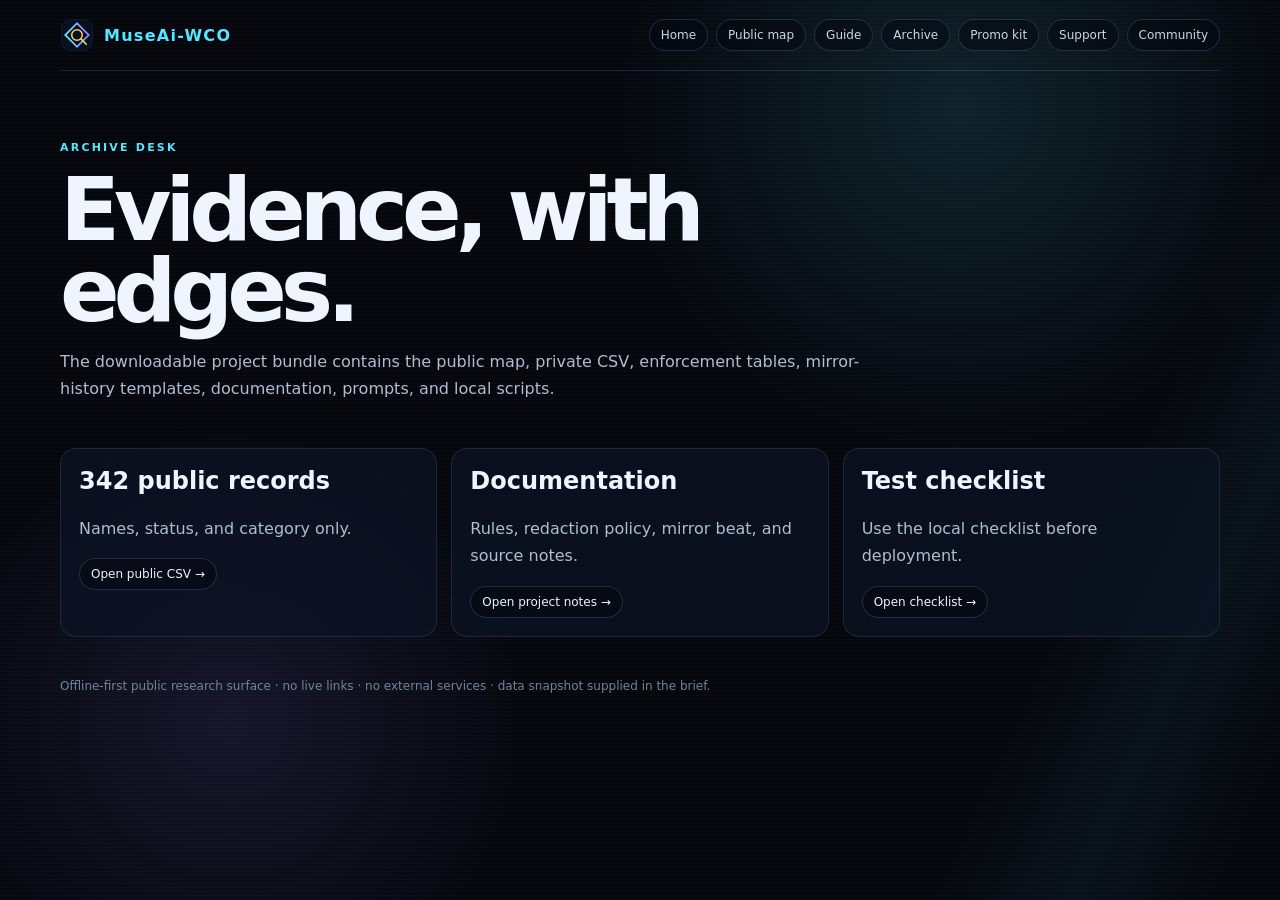
<file: pages/archive.html>
<!doctype html><html lang="en"><head><meta charset="utf-8"><meta name="viewport" content="width=device-width,initial-scale=1"><link rel="icon" type="image/svg+xml" href="../assets/favicon.svg"><link rel="stylesheet" href="../assets/site.css"><title>MuseAi-WCO // Archive</title><style>body{margin:0;background:#05070d;color:#eef5ff;font-family:Inter,ui-sans-serif,system-ui,sans-serif}.wrap{max-width:1160px;margin:auto;padding:0 22px 60px}.hero{padding:70px 0 30px;max-width:820px}.eyebrow{color:#55e7ff;letter-spacing:.2em;text-transform:uppercase;font-size:11px;font-weight:800}h1{font-size:clamp(42px,8vw,88px);line-height:.92;letter-spacing:-.07em;margin:16px 0}h2{margin-top:0}p,li{color:#aebed2;line-height:1.7}.panel{padding:24px;border:1px solid rgba(147,197,253,.16);border-radius:20px;background:rgba(9,14,25,.74);animation:pulse 5s ease-in-out infinite}.cards{display:grid;grid-template-columns:repeat(auto-fit,minmax(230px,1fr));gap:14px}.card{padding:18px;border:1px solid rgba(147,197,253,.13);border-radius:16px;background:rgba(12,20,36,.72);animation:drift 7s ease-in-out infinite}.card:nth-child(2n){animation-delay:-2s}.card img{width:100%;height:auto;border-radius:12px;display:block;margin-bottom:12px}.banner{width:100%;border-radius:16px;border:1px solid rgba(147,197,253,.16);margin:12px 0 18px}.actions{display:flex;flex-wrap:wrap;gap:10px;margin-top:20px}.cta{display:inline-block;color:#eef5ff}.muted{color:#8da0b9;font-size:12px}footer{margin-top:42px;color:#71849d;font-size:12px}@media(max-width:700px){.wrap{padding:0 14px 40px}.site-nav{align-items:flex-start;flex-direction:column}}</style></head><body><div class="page-bg"></div><div class="wrap"><nav class="site-nav"><a class="brand" href="../index.html"><img src="../assets/logo-mark.svg" alt="Symbol mark">MuseAi-WCO</a><div class="nav-links"><a href="../index.html">Home</a><a href="../map/index.html">Public map</a><a href="../pages/guide.html">Guide</a><a href="../pages/archive.html">Archive</a><a href="../pages/promo.html">Promo kit</a><a href="../pages/support.html">Support</a><a href="../pages/community.html">Community</a></div></nav><main class="hero"><div class="eyebrow">Archive desk</div><h1>Evidence, with edges.</h1><p>The downloadable project bundle contains the public map, private CSV, enforcement tables, mirror-history templates, documentation, prompts, and local scripts.</p></main><section class="cards"><article class="card"><h2>342 public records</h2><p>Names, status, and category only.</p><a class="cta" href="public-data.html">Open public CSV →</a></article><article class="card"><h2>Documentation</h2><p>Rules, redaction policy, mirror beat, and source notes.</p><a class="cta" href="methodology.html">Open project notes →</a></article><article class="card"><h2>Test checklist</h2><p>Use the local checklist before deployment.</p><a class="cta" href="guide.html">Open checklist →</a></article></section><footer>Offline-first public research surface · no live links · no external services · data snapshot supplied in the brief.</footer></div></body></html>
</file>
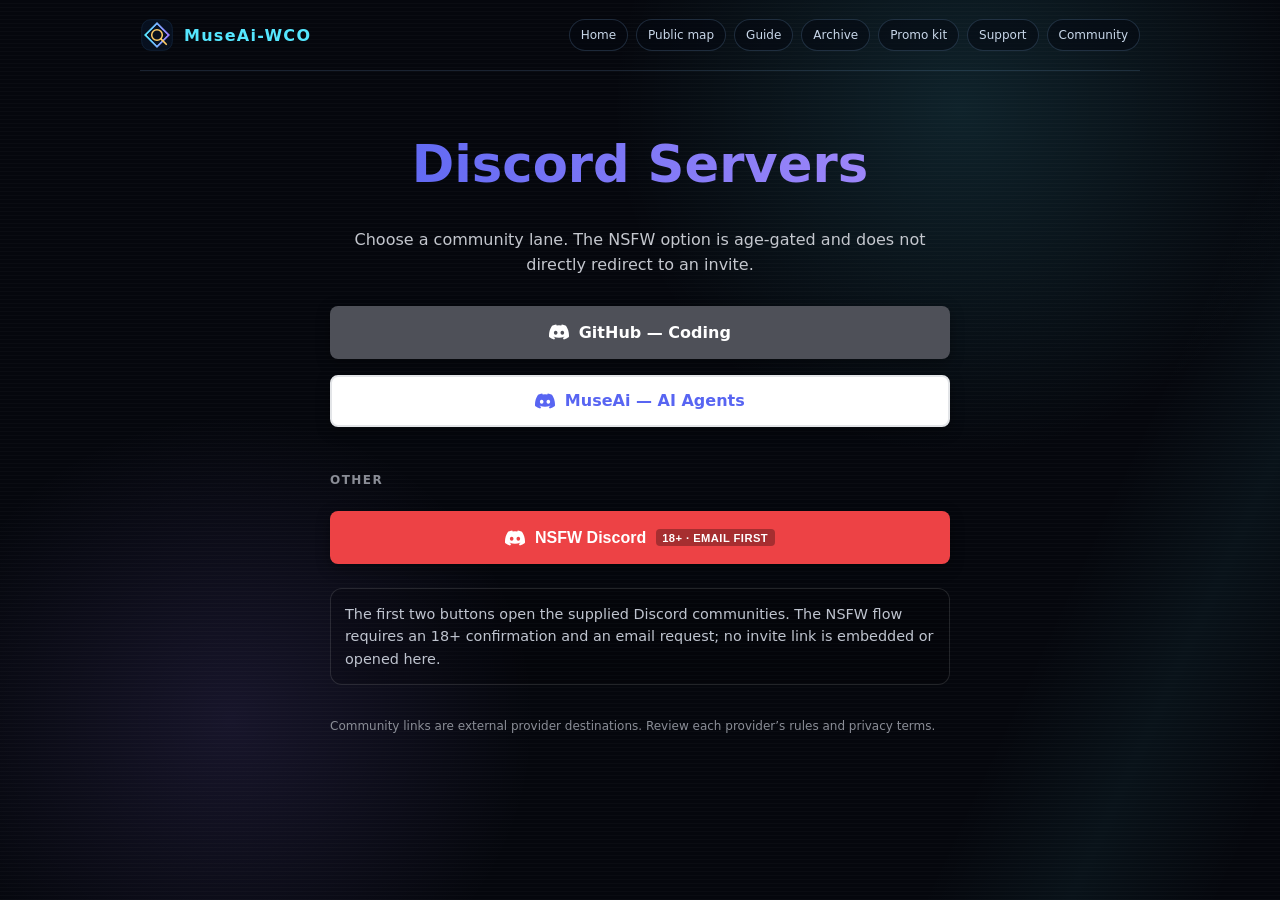
<file: pages/community.html>
<!doctype html>
<html lang="en">
<head>
<meta charset="utf-8"><meta name="viewport" content="width=device-width,initial-scale=1">
<link rel="icon" type="image/svg+xml" href="../assets/favicon.svg"><link rel="stylesheet" href="../assets/site.css">
<title>MuseAi-WCO // Community</title>
<style>
:root{--discord:#5865F2;--grey:#4E5058;--red:#ED4245}body{margin:0;min-height:100vh;background:#1e1f22;color:#f2f3f5;font-family:system-ui,-apple-system,"Segoe UI",Roboto,sans-serif}.wrap{max-width:1000px;margin:auto;padding:0 22px 60px}.community{max-width:620px;margin:65px auto 0}.title{text-align:center;font-size:clamp(1.8rem,7vw,3.2rem);font-weight:800;line-height:1.1;background:linear-gradient(90deg,#5865F2,#A78BFA,#EB459E,#5865F2);background-size:300% 100%;-webkit-background-clip:text;background-clip:text;color:transparent;animation:shimmer 6s linear infinite,rise .7s ease both}.intro{text-align:center;color:#c4c7ce;line-height:1.6}.button-stack{display:flex;flex-direction:column;gap:1rem;margin-top:28px}.discord-btn{display:flex;align-items:center;justify-content:center;gap:.6rem;width:100%;box-sizing:border-box;padding:.9rem 1.25rem;border-radius:8px;font-size:1rem;font-weight:600;text-decoration:none;border:2px solid transparent;box-shadow:0 4px 14px rgba(0,0,0,.35);transition:background .15s ease,transform .15s ease,box-shadow .15s ease,border-color .15s ease}.discord-btn:hover{transform:translateY(-2px);box-shadow:0 8px 20px rgba(0,0,0,.45)}.discord-btn:focus-visible{outline:none;border-color:#fff}.discord-btn svg{width:20px;height:20px;fill:currentColor;flex-shrink:0}.github{background:var(--grey);color:#fff}.github:hover{background:#3C3E44}.museai{background:#fff;color:var(--discord);border-color:#E3E5E8}.museai:hover{background:#EDEFFD;border-color:#C9CCF7}.nsfw{background:var(--red);color:#fff}.nsfw:hover{background:#C93B3E}.tag{font-size:.7rem;font-weight:700;letter-spacing:.04em;padding:.15rem .4rem;border-radius:4px;background:rgba(0,0,0,.3);text-transform:uppercase}.section-label{margin:30px 0 8px;font-size:.75rem;font-weight:700;letter-spacing:.12em;text-transform:uppercase;color:#8A8D96}.note{margin-top:24px;padding:14px;border:1px solid rgba(255,255,255,.12);border-radius:12px;color:#bfc4cf;line-height:1.55;font-size:.9rem;background:rgba(0,0,0,.16)}dialog.age-gate{width:min(92vw,420px);padding:1.75rem;border:none;border-radius:12px;background:#2B2D31;color:#f2f3f5;box-shadow:0 24px 70px rgba(0,0,0,.65)}dialog.age-gate::backdrop{background:rgba(0,0,0,.65);backdrop-filter:blur(4px)}dialog.age-gate h2{margin:0 0 .6rem}.gate-copy{margin:0 0 1.25rem;font-size:.925rem;line-height:1.5;color:#C4C7CE}.verify{display:flex;align-items:flex-start;gap:.65rem;padding:.85rem .9rem;margin-bottom:1.25rem;border-radius:8px;background:#1e1f22;border:2px solid #3C3E44;cursor:pointer;font-size:.9rem;line-height:1.4;color:#DBDEE1}.verify input{margin-top:.15rem;accent-color:var(--red)}.gate-actions{display:flex;flex-direction:column;gap:.6rem}.gate-btn{font:inherit;font-size:.95rem;font-weight:600;padding:.75rem 1rem;border-radius:8px;border:2px solid transparent;cursor:pointer}.confirm{background:var(--red);color:#fff}.confirm:disabled{opacity:.45;cursor:not-allowed}.cancel{background:transparent;color:#C4C7CE;border-color:#4E5058}.cancel:hover{background:#3C3E44;color:#fff}.mail-card{display:none;margin-top:18px;padding:16px;border-radius:12px;background:#2B2D31;border:1px solid rgba(255,255,255,.14);color:#dfe2e8;line-height:1.6}.mail-card.active{display:block}.mail-link{display:inline-block;margin-top:10px;padding:10px 14px;border-radius:8px;background:#fff;color:var(--discord);font-weight:700;text-decoration:none}@keyframes shimmer{from{background-position:0% 50%}to{background-position:-300% 50%}}@keyframes rise{from{opacity:0;transform:translateY(12px) scale(.98)}to{opacity:1;transform:none}}@media(prefers-reduced-motion:reduce){.discord-btn,.title{animation:none;transition:none}.discord-btn:hover{transform:none}}@media(max-width:700px){.wrap{padding:0 14px 45px}.site-nav{align-items:flex-start;flex-direction:column}}
</style>
</head>
<body><div class="page-bg"></div><div class="wrap">
<nav class="site-nav"><a class="brand" href="../index.html"><img src="../assets/logo-mark.svg" alt="Symbol mark">MuseAi-WCO</a><div class="nav-links"><a href="../index.html">Home</a><a href="../map/index.html">Public map</a><a href="guide.html">Guide</a><a href="archive.html">Archive</a><a href="promo.html">Promo kit</a><a href="support.html">Support</a><a href="community.html">Community</a></div></nav>
<main class="community"><h1 class="title">Discord Servers</h1><p class="intro">Choose a community lane. The NSFW option is age-gated and does not directly redirect to an invite.</p><div class="button-stack"><a class="discord-btn github" href="https://discord.com/invite/Jm4XStx4Pf" target="_blank" rel="noopener noreferrer"><svg viewBox="0 0 24 24" aria-hidden="true"><path d="M20.317 4.369a19.79 19.79 0 0 0-4.885-1.515.074.074 0 0 0-.079.037c-.21.375-.444.864-.608 1.25a18.27 18.27 0 0 0-5.487 0 12.64 12.64 0 0 0-.617-1.25.077.077 0 0 0-.079-.037A19.736 19.736 0 0 0 3.677 4.37a.07.07 0 0 0-.032.027C.533 9.046-.32 13.58.099 18.057a.082.082 0 0 0 .031.057 19.9 19.9 0 0 0 5.993 3.03.078.078 0 0 0 .084-.028c.462-.63.874-1.295 1.226-1.994a.076.076 0 0 0-.041-.106 13.107 13.107 0 0 1-1.872-.892.077.077 0 0 1-.008-.128c.126-.094.252-.192.372-.291a.074.074 0 0 1 .077-.01c3.928 1.793 8.18 1.793 12.062 0a.074.074 0 0 1 .078.009c.12.099.246.198.373.292a.077.077 0 0 1-.006.127 12.299 12.299 0 0 1-1.873.892.077.077 0 0 0-.041.107c.36.698.772 1.362 1.225 1.993a.076.076 0 0 0 .084.028 19.839 19.839 0 0 0 6.002-3.03.077.077 0 0 0 .032-.054c.5-5.177-.838-9.674-3.549-13.66a.061.061 0 0 0-.031-.03zM8.02 15.33c-1.183 0-2.157-1.085-2.157-2.419 0-1.333.956-2.419 2.157-2.419 1.21 0 2.176 1.096 2.157 2.42 0 1.333-.956 2.418-2.157 2.418zm7.975 0c-1.183 0-2.157-1.085-2.157-2.419 0-1.333.955-2.419 2.157-2.419 1.21 0 2.176 1.096 2.157 2.42 0 1.333-.946 2.418-2.157 2.418z"/></svg>GitHub — Coding</a><a class="discord-btn museai" href="https://discord.com/invite/dPPdvYys2a" target="_blank" rel="noopener noreferrer"><svg viewBox="0 0 24 24" aria-hidden="true"><path d="M20.317 4.369a19.79 19.79 0 0 0-4.885-1.515.074.074 0 0 0-.079.037c-.21.375-.444.864-.608 1.25a18.27 18.27 0 0 0-5.487 0 12.64 12.64 0 0 0-.617-1.25.077.077 0 0 0-.079-.037A19.736 19.736 0 0 0 3.677 4.37a.07.07 0 0 0-.032.027C.533 9.046-.32 13.58.099 18.057a.082.082 0 0 0 .031.057 19.9 19.9 0 0 0 5.993 3.03.078.078 0 0 0 .084-.028c.462-.63.874-1.295 1.226-1.994a.076.076 0 0 0-.041-.106 13.107 13.107 0 0 1-1.872-.892.077.077 0 0 1-.008-.128c.126-.094.252-.192.372-.291a.074.074 0 0 1 .077-.01c3.928 1.793 8.18 1.793 12.062 0a.074.074 0 0 1 .078.009c.12.099.246.198.373.292a.077.077 0 0 1-.006.127 12.299 12.299 0 0 1-1.873.892.077.077 0 0 0-.041.107c.36.698.772 1.362 1.225 1.993a.076.076 0 0 0 .084.028 19.839 19.839 0 0 0 6.002-3.03.077.077 0 0 0 .032-.054c.5-5.177-.838-9.674-3.549-13.66a.061.061 0 0 0-.031-.03zM8.02 15.33c-1.183 0-2.157-1.085-2.157-2.419 0-1.333.956-2.419 2.157-2.419 1.21 0 2.176 1.096 2.157 2.42 0 1.333-.956 2.418-2.157 2.418zm7.975 0c-1.183 0-2.157-1.085-2.157-2.419 0-1.333.955-2.419 2.157-2.419 1.21 0 2.176 1.096 2.157 2.42 0 1.333-.946 2.418-2.157 2.418z"/></svg>MuseAi — AI Agents</a><div class="section-label">Other</div><button class="discord-btn nsfw" id="nsfwBtn" type="button"><svg viewBox="0 0 24 24" aria-hidden="true"><path d="M20.317 4.369a19.79 19.79 0 0 0-4.885-1.515.074.074 0 0 0-.079.037c-.21.375-.444.864-.608 1.25a18.27 18.27 0 0 0-5.487 0 12.64 12.64 0 0 0-.617-1.25.077.077 0 0 0-.079-.037A19.736 19.736 0 0 0 3.677 4.37a.07.07 0 0 0-.032.027C.533 9.046-.32 13.58.099 18.057a.082.082 0 0 0 .031.057 19.9 19.9 0 0 0 5.993 3.03.078.078 0 0 0 .084-.028c.462-.63.874-1.295 1.226-1.994a.076.076 0 0 0-.041-.106 13.107 13.107 0 0 1-1.872-.892.077.077 0 0 0-.008-.128c.126-.094.252-.192.372-.291a.074.074 0 0 1 .077-.01c3.928 1.793 8.18 1.793 12.062 0a.074.074 0 0 1 .078.009c.12.099.246.198.373.292a.077.077 0 0 1-.006.127 12.299 12.299 0 0 1-1.873.892.077.077 0 0 0-.041.107c.36.698.772 1.362 1.225 1.993a.076.076 0 0 0 .084.028 19.839 19.839 0 0 0 6.002-3.03.077.077 0 0 0 .032-.054c.5-5.177-.838-9.674-3.549-13.66a.061.061 0 0 0-.031-.03zM8.02 15.33c-1.183 0-2.157-1.085-2.157-2.419 0-1.333.956-2.419 2.157-2.419 1.21 0 2.176 1.096 2.157 2.42 0 1.333-.956 2.418-2.157 2.418zm7.975 0c-1.183 0-2.157-1.085-2.157-2.419 0-1.333.955-2.419 2.157-2.419 1.21 0 2.176 1.096 2.157 2.42 0 1.333-.946 2.418-2.157 2.418z"/></svg>NSFW Discord <span class="tag">18+ · email first</span></button><div id="mailCard" class="mail-card">After confirming your age, email <strong>museai@fedpromptly.com</strong> to request the NSFW Discord link. This page does not redirect you directly to the invite.<br><a class="mail-link" href="mailto:museai@fedpromptly.com?subject=NSFW%20Discord%20link%20request&body=I%20confirm%20I%20am%2018%20or%20older%20and%20would%20like%20to%20request%20the%20NSFW%20Discord%20link.">Email the request</a></div></div><div class="note">The first two buttons open the supplied Discord communities. The NSFW flow requires an 18+ confirmation and an email request; no invite link is embedded or opened here.</div></main><footer style="max-width:620px;margin:34px auto 0;color:#8a8d96;font-size:12px">Community links are external provider destinations. Review each provider’s rules and privacy terms.</footer></div><dialog id="ageGate" class="age-gate" aria-labelledby="ageTitle"><h2 id="ageTitle">Age Verification Required</h2><p class="gate-copy">The NSFW Discord request is for adults only. Confirm that you are 18 or older before the email request option is shown.</p><label class="verify"><input type="checkbox" id="ageCheck"><span>I confirm that I am 18 years or older and consent to viewing adult-content community information.</span></label><div class="gate-actions"><button type="button" class="gate-btn confirm" id="ageConfirm" disabled>Continue</button><button type="button" class="gate-btn cancel" id="ageCancel">Cancel</button></div></dialog><script>const gate=document.getElementById('ageGate'),btn=document.getElementById('nsfwBtn'),check=document.getElementById('ageCheck'),confirmBtn=document.getElementById('ageConfirm'),cancel=document.getElementById('ageCancel'),mail=document.getElementById('mailCard');btn.addEventListener('click',()=>{check.checked=false;confirmBtn.disabled=true;gate.showModal()});check.addEventListener('change',()=>confirmBtn.disabled=!check.checked);confirmBtn.addEventListener('click',()=>{if(!check.checked)return;gate.close();mail.classList.add('active');mail.scrollIntoView({behavior:'smooth',block:'center'});mail.querySelector('a').focus()});cancel.addEventListener('click',()=>gate.close());gate.addEventListener('click',e=>{if(e.target===gate)gate.close()});</script></body></html>
</file>
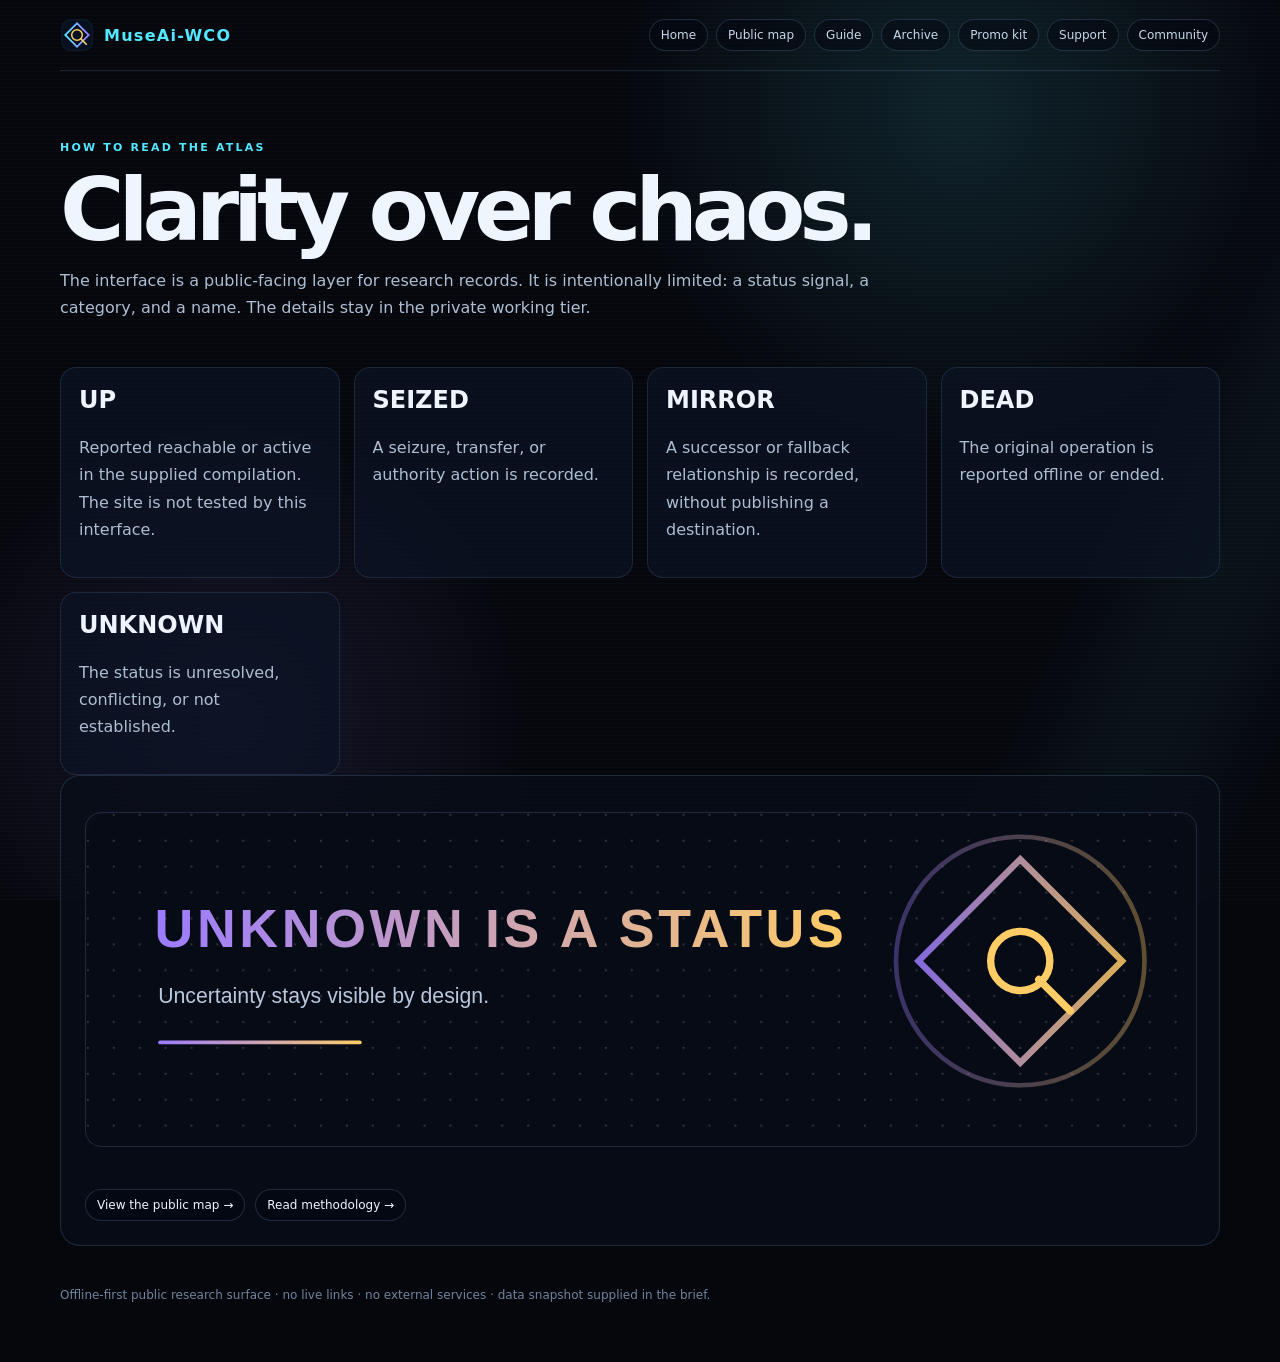
<file: pages/guide.html>
<!doctype html><html lang="en"><head><meta charset="utf-8"><meta name="viewport" content="width=device-width,initial-scale=1"><link rel="icon" type="image/svg+xml" href="../assets/favicon.svg"><link rel="stylesheet" href="../assets/site.css"><title>MuseAi-WCO // Guide</title><style>body{margin:0;background:#05070d;color:#eef5ff;font-family:Inter,ui-sans-serif,system-ui,sans-serif}.wrap{max-width:1160px;margin:auto;padding:0 22px 60px}.hero{padding:70px 0 30px;max-width:820px}.eyebrow{color:#55e7ff;letter-spacing:.2em;text-transform:uppercase;font-size:11px;font-weight:800}h1{font-size:clamp(42px,8vw,88px);line-height:.92;letter-spacing:-.07em;margin:16px 0}h2{margin-top:0}p,li{color:#aebed2;line-height:1.7}.panel{padding:24px;border:1px solid rgba(147,197,253,.16);border-radius:20px;background:rgba(9,14,25,.74);animation:pulse 5s ease-in-out infinite}.cards{display:grid;grid-template-columns:repeat(auto-fit,minmax(230px,1fr));gap:14px}.card{padding:18px;border:1px solid rgba(147,197,253,.13);border-radius:16px;background:rgba(12,20,36,.72);animation:drift 7s ease-in-out infinite}.card:nth-child(2n){animation-delay:-2s}.card img{width:100%;height:auto;border-radius:12px;display:block;margin-bottom:12px}.banner{width:100%;border-radius:16px;border:1px solid rgba(147,197,253,.16);margin:12px 0 18px}.actions{display:flex;flex-wrap:wrap;gap:10px;margin-top:20px}.cta{display:inline-block;color:#eef5ff}.muted{color:#8da0b9;font-size:12px}footer{margin-top:42px;color:#71849d;font-size:12px}@media(max-width:700px){.wrap{padding:0 14px 40px}.site-nav{align-items:flex-start;flex-direction:column}}</style></head><body><div class="page-bg"></div><div class="wrap"><nav class="site-nav"><a class="brand" href="../index.html"><img src="../assets/logo-mark.svg" alt="Symbol mark">MuseAi-WCO</a><div class="nav-links"><a href="../index.html">Home</a><a href="../map/index.html">Public map</a><a href="../pages/guide.html">Guide</a><a href="../pages/archive.html">Archive</a><a href="../pages/promo.html">Promo kit</a><a href="../pages/support.html">Support</a><a href="../pages/community.html">Community</a></div></nav><main class="hero"><div class="eyebrow">How to read the atlas</div><h1>Clarity over chaos.</h1><p>The interface is a public-facing layer for research records. It is intentionally limited: a status signal, a category, and a name. The details stay in the private working tier.</p></main><section class="cards"><article class="card"><h2>UP</h2><p>Reported reachable or active in the supplied compilation. The site is not tested by this interface.</p></article><article class="card"><h2>SEIZED</h2><p>A seizure, transfer, or authority action is recorded.</p></article><article class="card"><h2>MIRROR</h2><p>A successor or fallback relationship is recorded, without publishing a destination.</p></article><article class="card"><h2>DEAD</h2><p>The original operation is reported offline or ended.</p></article><article class="card"><h2>UNKNOWN</h2><p>The status is unresolved, conflicting, or not established.</p></article></section><section class="panel"><img class="banner" src="../assets/promo/banners/unknown-is-a-status.svg" alt="Unknown is a status banner"><div class="actions"><a class="cta" href="../map/index.html">View the public map →</a><a class="cta" href="methodology.html">Read methodology →</a></div></section><footer>Offline-first public research surface · no live links · no external services · data snapshot supplied in the brief.</footer></div></body></html>
</file>
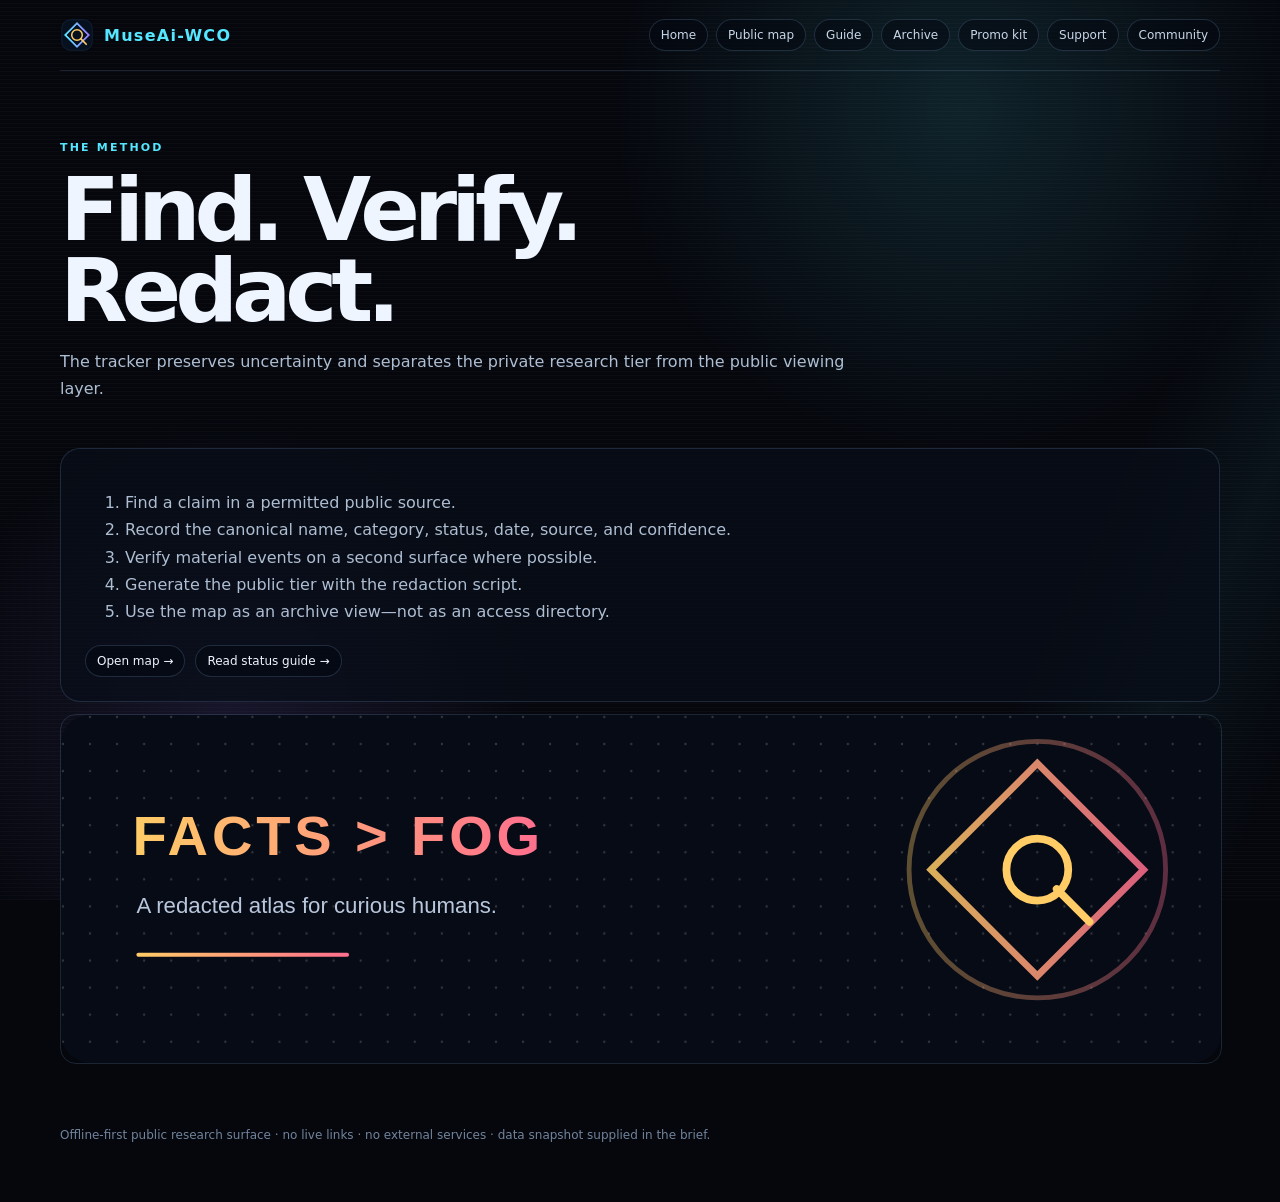
<file: pages/methodology.html>
<!doctype html><html lang="en"><head><meta charset="utf-8"><meta name="viewport" content="width=device-width,initial-scale=1"><link rel="icon" type="image/svg+xml" href="../assets/favicon.svg"><link rel="stylesheet" href="../assets/site.css"><title>MuseAi-WCO // Methodology</title><style>body{margin:0;background:#05070d;color:#eef5ff;font-family:Inter,ui-sans-serif,system-ui,sans-serif}.wrap{max-width:1160px;margin:auto;padding:0 22px 60px}.hero{padding:70px 0 30px;max-width:820px}.eyebrow{color:#55e7ff;letter-spacing:.2em;text-transform:uppercase;font-size:11px;font-weight:800}h1{font-size:clamp(42px,8vw,88px);line-height:.92;letter-spacing:-.07em;margin:16px 0}h2{margin-top:0}p,li{color:#aebed2;line-height:1.7}.panel{padding:24px;border:1px solid rgba(147,197,253,.16);border-radius:20px;background:rgba(9,14,25,.74);animation:pulse 5s ease-in-out infinite}.cards{display:grid;grid-template-columns:repeat(auto-fit,minmax(230px,1fr));gap:14px}.card{padding:18px;border:1px solid rgba(147,197,253,.13);border-radius:16px;background:rgba(12,20,36,.72);animation:drift 7s ease-in-out infinite}.card:nth-child(2n){animation-delay:-2s}.card img{width:100%;height:auto;border-radius:12px;display:block;margin-bottom:12px}.banner{width:100%;border-radius:16px;border:1px solid rgba(147,197,253,.16);margin:12px 0 18px}.actions{display:flex;flex-wrap:wrap;gap:10px;margin-top:20px}.cta{display:inline-block;color:#eef5ff}.muted{color:#8da0b9;font-size:12px}footer{margin-top:42px;color:#71849d;font-size:12px}@media(max-width:700px){.wrap{padding:0 14px 40px}.site-nav{align-items:flex-start;flex-direction:column}}</style></head><body><div class="page-bg"></div><div class="wrap"><nav class="site-nav"><a class="brand" href="../index.html"><img src="../assets/logo-mark.svg" alt="Symbol mark">MuseAi-WCO</a><div class="nav-links"><a href="../index.html">Home</a><a href="../map/index.html">Public map</a><a href="../pages/guide.html">Guide</a><a href="../pages/archive.html">Archive</a><a href="../pages/promo.html">Promo kit</a><a href="../pages/support.html">Support</a><a href="../pages/community.html">Community</a></div></nav><main class="hero"><div class="eyebrow">The method</div><h1>Find. Verify. Redact.</h1><p>The tracker preserves uncertainty and separates the private research tier from the public viewing layer.</p></main><section class="panel"><ol><li>Find a claim in a permitted public source.</li><li>Record the canonical name, category, status, date, source, and confidence.</li><li>Verify material events on a second surface where possible.</li><li>Generate the public tier with the redaction script.</li><li>Use the map as an archive view—not as an access directory.</li></ol><div class="actions"><a class="cta" href="../map/index.html">Open map →</a><a class="cta" href="guide.html">Read status guide →</a></div></section><img class="banner" src="../assets/promo/banners/facts-not-fog.svg" alt="Facts over fog banner"><footer>Offline-first public research surface · no live links · no external services · data snapshot supplied in the brief.</footer></div></body></html>
</file>
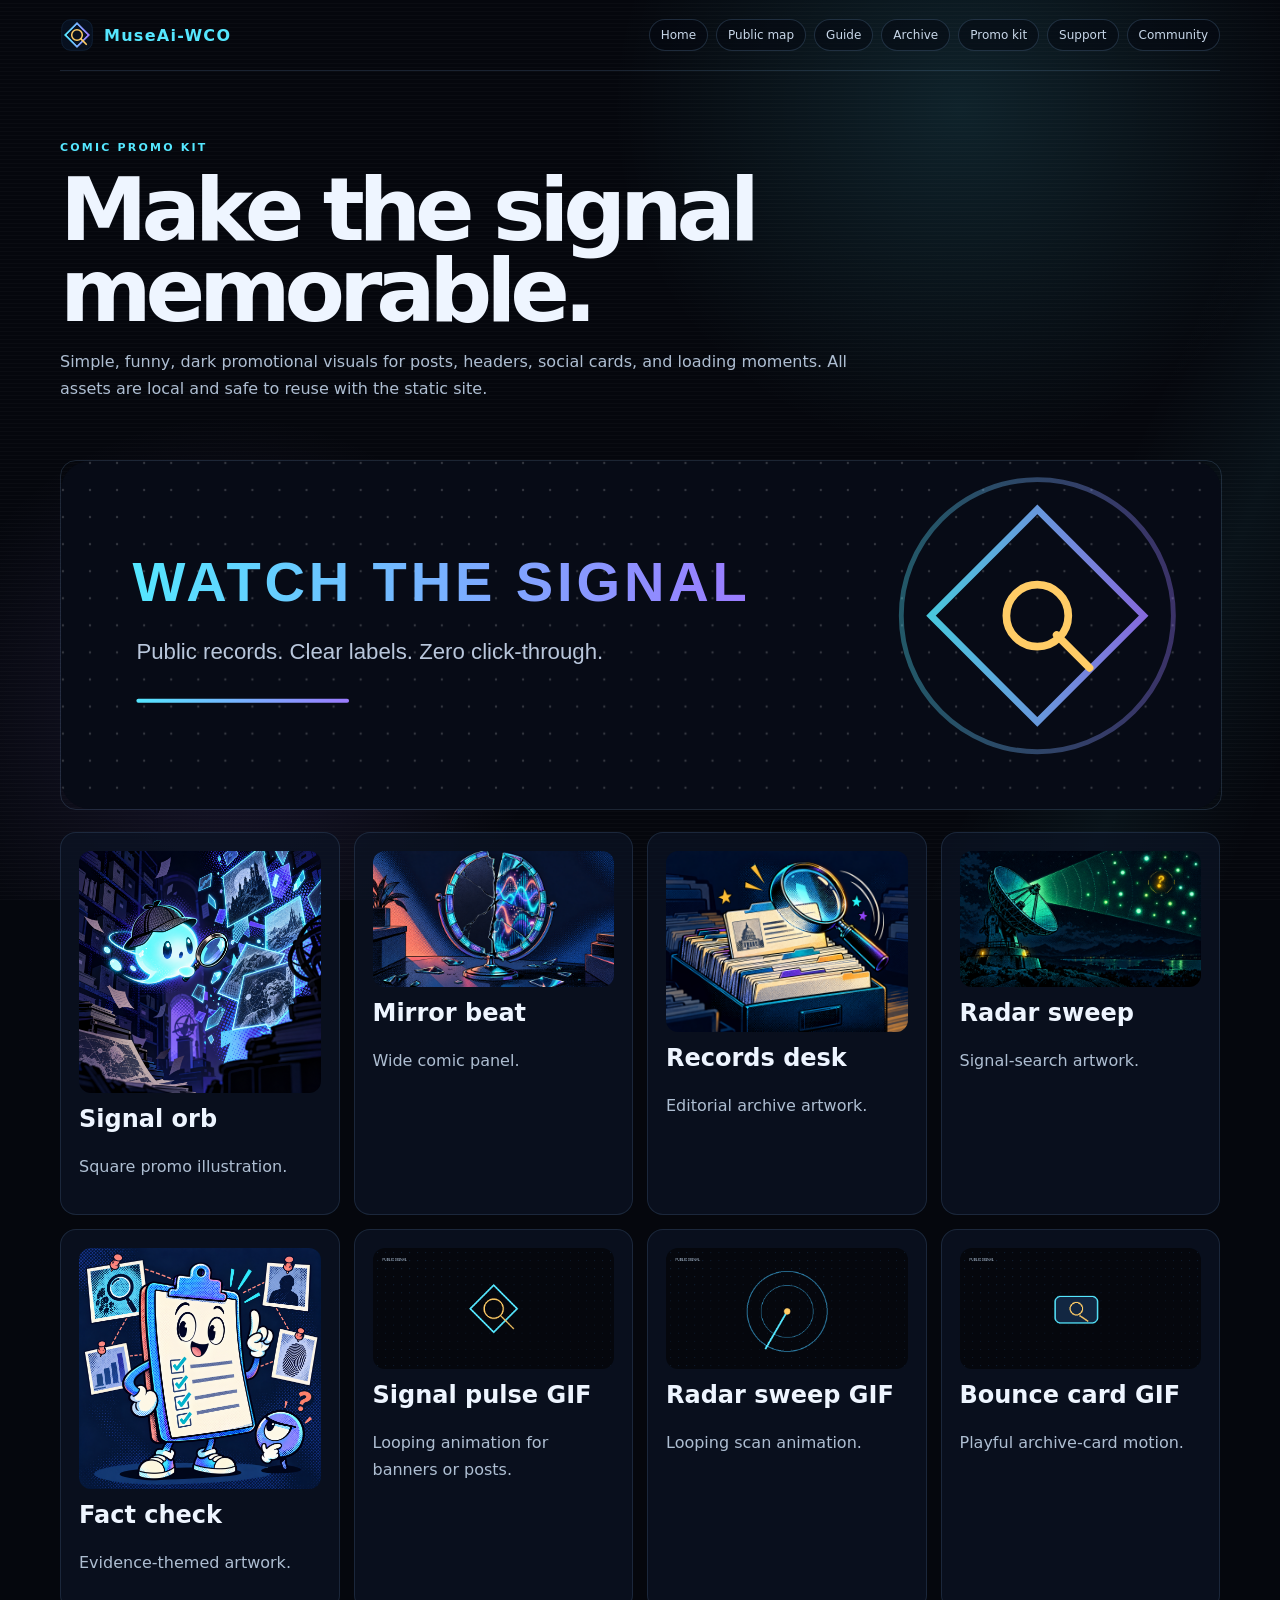
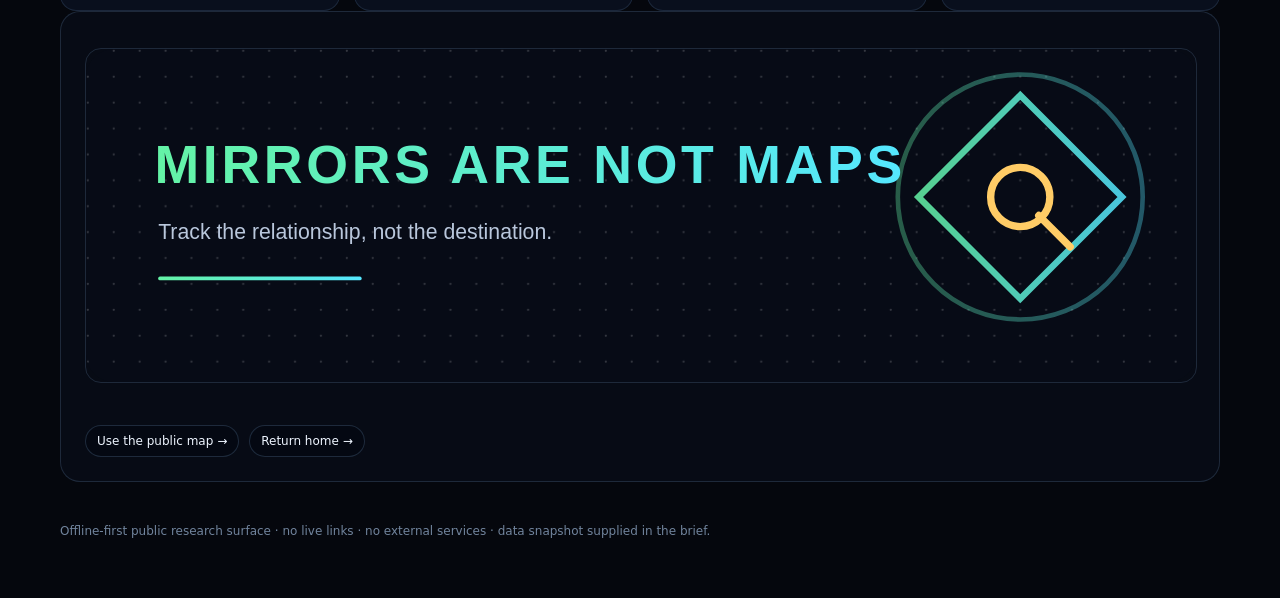
<file: pages/promo.html>
<!doctype html><html lang="en"><head><meta charset="utf-8"><meta name="viewport" content="width=device-width,initial-scale=1"><link rel="icon" type="image/svg+xml" href="../assets/favicon.svg"><link rel="stylesheet" href="../assets/site.css"><title>MuseAi-WCO // Promo Kit</title><style>body{margin:0;background:#05070d;color:#eef5ff;font-family:Inter,ui-sans-serif,system-ui,sans-serif}.wrap{max-width:1160px;margin:auto;padding:0 22px 60px}.hero{padding:70px 0 30px;max-width:820px}.eyebrow{color:#55e7ff;letter-spacing:.2em;text-transform:uppercase;font-size:11px;font-weight:800}h1{font-size:clamp(42px,8vw,88px);line-height:.92;letter-spacing:-.07em;margin:16px 0}h2{margin-top:0}p,li{color:#aebed2;line-height:1.7}.panel{padding:24px;border:1px solid rgba(147,197,253,.16);border-radius:20px;background:rgba(9,14,25,.74);animation:pulse 5s ease-in-out infinite}.cards{display:grid;grid-template-columns:repeat(auto-fit,minmax(230px,1fr));gap:14px}.card{padding:18px;border:1px solid rgba(147,197,253,.13);border-radius:16px;background:rgba(12,20,36,.72);animation:drift 7s ease-in-out infinite}.card:nth-child(2n){animation-delay:-2s}.card img{width:100%;height:auto;border-radius:12px;display:block;margin-bottom:12px}.banner{width:100%;border-radius:16px;border:1px solid rgba(147,197,253,.16);margin:12px 0 18px}.actions{display:flex;flex-wrap:wrap;gap:10px;margin-top:20px}.cta{display:inline-block;color:#eef5ff}.muted{color:#8da0b9;font-size:12px}footer{margin-top:42px;color:#71849d;font-size:12px}@media(max-width:700px){.wrap{padding:0 14px 40px}.site-nav{align-items:flex-start;flex-direction:column}}</style></head><body><div class="page-bg"></div><div class="wrap"><nav class="site-nav"><a class="brand" href="../index.html"><img src="../assets/logo-mark.svg" alt="Symbol mark">MuseAi-WCO</a><div class="nav-links"><a href="../index.html">Home</a><a href="../map/index.html">Public map</a><a href="../pages/guide.html">Guide</a><a href="../pages/archive.html">Archive</a><a href="../pages/promo.html">Promo kit</a><a href="../pages/support.html">Support</a><a href="../pages/community.html">Community</a></div></nav><main class="hero"><div class="eyebrow">Comic promo kit</div><h1>Make the signal memorable.</h1><p>Simple, funny, dark promotional visuals for posts, headers, social cards, and loading moments. All assets are local and safe to reuse with the static site.</p></main><img class="banner" src="../assets/promo/banners/watch-the-signal.svg" alt="Watch the signal banner"><section class="cards"><article class="card"><img src="../assets/promo/comic-signal.png" alt="Comic signal orb illustration"><h2>Signal orb</h2><p>Square promo illustration.</p></article><article class="card"><img src="../assets/promo/comic-mirror.png" alt="Comic mirror illustration"><h2>Mirror beat</h2><p>Wide comic panel.</p></article><article class="card"><img src="../assets/promo/comic-records.png" alt="Comic records illustration"><h2>Records desk</h2><p>Editorial archive artwork.</p></article><article class="card"><img src="../assets/promo/comic-radar.png" alt="Comic radar illustration"><h2>Radar sweep</h2><p>Signal-search artwork.</p></article><article class="card"><img src="../assets/promo/comic-factcheck.png" alt="Comic fact check illustration"><h2>Fact check</h2><p>Evidence-themed artwork.</p></article><article class="card"><img src="../assets/promo/signal-pulse.gif" alt="Animated signal pulse GIF"><h2>Signal pulse GIF</h2><p>Looping animation for banners or posts.</p></article><article class="card"><img src="../assets/promo/radar-sweep.gif" alt="Animated radar sweep GIF"><h2>Radar sweep GIF</h2><p>Looping scan animation.</p></article><article class="card"><img src="../assets/promo/bounce-card.gif" alt="Animated bounce card GIF"><h2>Bounce card GIF</h2><p>Playful archive-card motion.</p></article></section><section class="panel"><img class="banner" src="../assets/promo/banners/mirrors-are-not-maps.svg" alt="Mirrors are not maps banner"><div class="actions"><a class="cta" href="../map/index.html">Use the public map →</a><a class="cta" href="../index.html">Return home →</a></div></section><footer>Offline-first public research surface · no live links · no external services · data snapshot supplied in the brief.</footer></div></body></html>
</file>
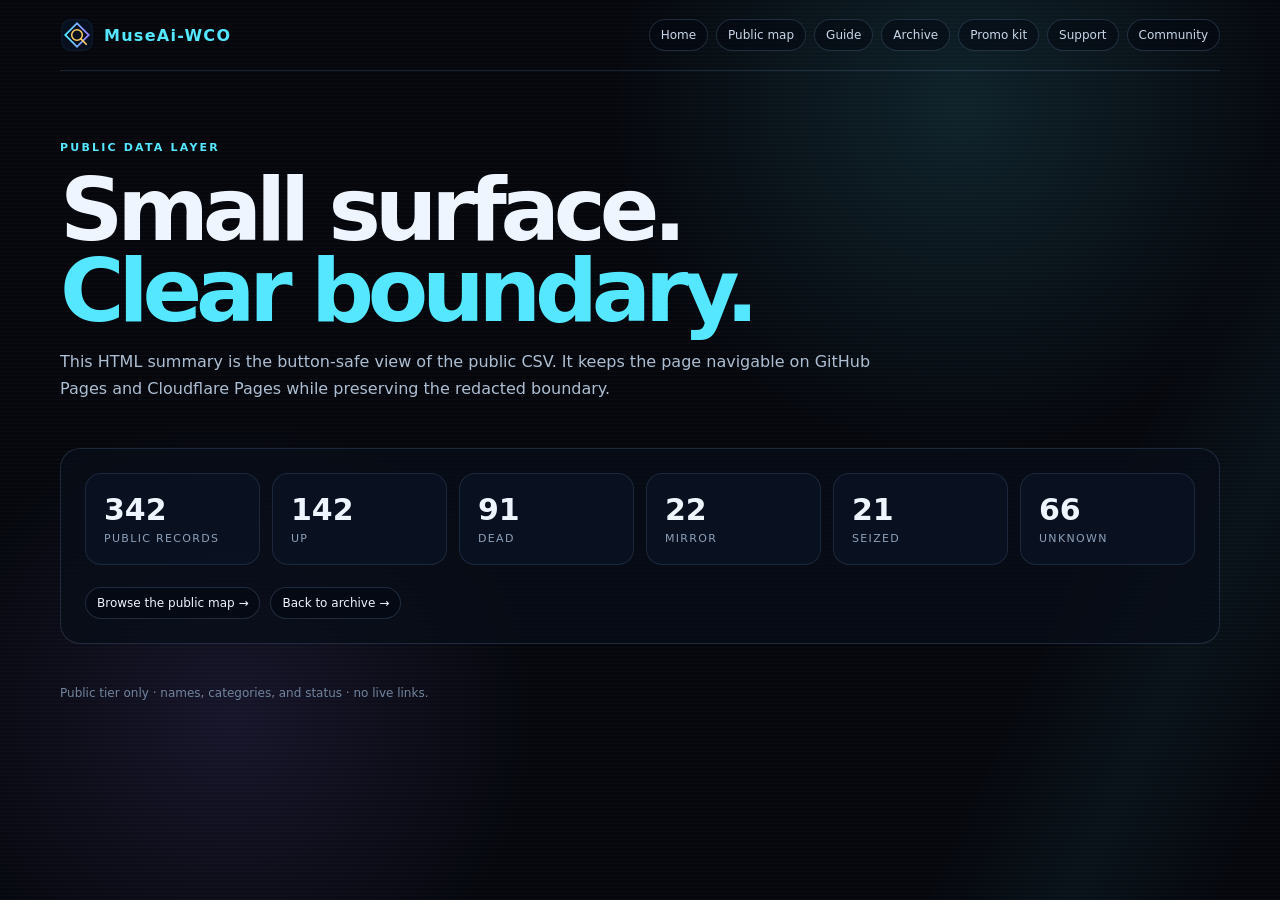
<file: pages/public-data.html>
<!doctype html>
<html lang="en">
<head>
<meta charset="utf-8">
<meta name="viewport" content="width=device-width,initial-scale=1">
<link rel="icon" type="image/svg+xml" href="../assets/favicon.svg">
<link rel="stylesheet" href="../assets/site.css">
<title>MuseAi-WCO // Public Data</title>
<style>
body{margin:0;background:#05070d;color:#eef5ff;font-family:Inter,ui-sans-serif,system-ui,sans-serif}.wrap{max-width:1160px;margin:auto;padding:0 22px 60px}.hero{padding:70px 0 30px;max-width:820px}.eyebrow{color:#55e7ff;letter-spacing:.2em;text-transform:uppercase;font-size:11px;font-weight:800}h1{font-size:clamp(42px,8vw,88px);line-height:.92;letter-spacing:-.07em;margin:16px 0}p,li{color:#aebed2;line-height:1.7}.panel{padding:24px;border:1px solid rgba(147,197,253,.16);border-radius:20px;background:rgba(9,14,25,.74)}.stats{display:grid;grid-template-columns:repeat(auto-fit,minmax(150px,1fr));gap:12px}.stat{padding:18px;border:1px solid rgba(147,197,253,.13);border-radius:16px;background:rgba(12,20,36,.72)}.stat b{display:block;font-size:30px}.stat span{color:#8da0b9;font-size:11px;text-transform:uppercase;letter-spacing:.12em}.actions{display:flex;flex-wrap:wrap;gap:10px;margin-top:22px}.cta{display:inline-block;color:#eef5ff;text-decoration:none;border:1px solid rgba(147,197,253,.18);border-radius:999px;padding:8px 11px;font-size:12px;background:rgba(5,9,17,.55)}footer{margin-top:42px;color:#71849d;font-size:12px}@media(max-width:700px){.wrap{padding:0 14px 40px}.site-nav{align-items:flex-start;flex-direction:column}}
</style>
</head>
<body><div class="page-bg"></div><div class="wrap">
<nav class="site-nav"><a class="brand" href="../index.html"><img src="../assets/logo-mark.svg" alt="Symbol mark">MuseAi-WCO</a><div class="nav-links"><a href="../index.html">Home</a><a href="../map/index.html">Public map</a><a href="guide.html">Guide</a><a href="archive.html">Archive</a><a href="promo.html">Promo kit</a><a href="../pages/support.html">Support</a><a href="../pages/community.html">Community</a></div></nav>
<main class="hero"><div class="eyebrow">Public data layer</div><h1>Small surface.<br><span style="color:#55e7ff">Clear boundary.</span></h1><p>This HTML summary is the button-safe view of the public CSV. It keeps the page navigable on GitHub Pages and Cloudflare Pages while preserving the redacted boundary.</p></main>
<section class="panel"><div class="stats"><div class="stat"><b>342</b><span>public records</span></div><div class="stat"><b>142</b><span>up</span></div><div class="stat"><b>91</b><span>dead</span></div><div class="stat"><b>22</b><span>mirror</span></div><div class="stat"><b>21</b><span>seized</span></div><div class="stat"><b>66</b><span>unknown</span></div></div><div class="actions"><a class="cta" href="../map/index.html">Browse the public map →</a><a class="cta" href="archive.html">Back to archive →</a></div></section>
<footer>Public tier only · names, categories, and status · no live links.</footer>
</div></body></html>
</file>
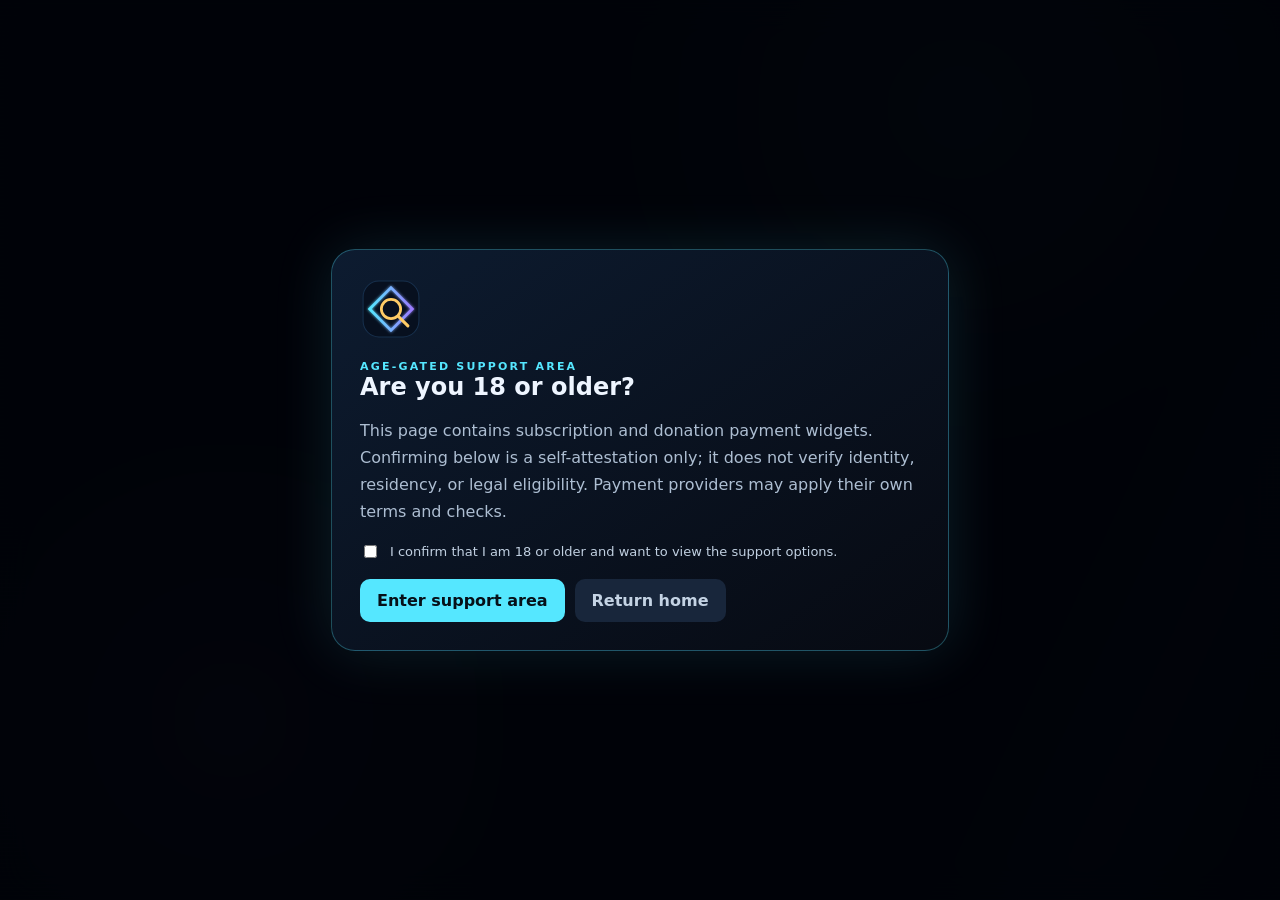
<file: pages/support.html>
<!doctype html>
<html lang="en">
<head>
<meta charset="utf-8">
<meta name="viewport" content="width=device-width,initial-scale=1">
<link rel="icon" type="image/svg+xml" href="../assets/favicon.svg">
<link rel="stylesheet" href="../assets/site.css">
<title>MuseAi-WCO // Support</title>
<style>
:root{--bg:#05070d;--panel:rgba(9,14,25,.82);--line:rgba(147,197,253,.17);--text:#eef5ff;--muted:#9aabc1;--cyan:#55e7ff;--violet:#9b7bff;--amber:#ffcc66;--green:#64f3a6}
body{margin:0;background:var(--bg);color:var(--text);font-family:Inter,ui-sans-serif,system-ui,sans-serif}.wrap{max-width:1100px;margin:auto;padding:0 22px 70px}.hero{padding:70px 0 25px;max-width:800px}.eyebrow{color:var(--cyan);letter-spacing:.2em;text-transform:uppercase;font-size:11px;font-weight:800}h1{font-size:clamp(42px,8vw,86px);line-height:.92;letter-spacing:-.07em;margin:16px 0}h2{margin:0 0 10px}p{color:#adbed2;line-height:1.7}.panel{border:1px solid var(--line);border-radius:22px;background:var(--panel);padding:22px;backdrop-filter:blur(16px);box-shadow:0 0 50px rgba(85,231,255,.05)}.notice{border-left:3px solid var(--amber);padding:12px 15px;background:rgba(255,204,102,.06);color:#d9e2ef;line-height:1.6;font-size:13px}.tabs{display:flex;gap:8px;flex-wrap:wrap;margin:24px 0 18px}.tab{appearance:none;border:1px solid var(--line);border-radius:999px;background:rgba(5,9,17,.72);color:var(--muted);padding:12px 17px;cursor:pointer;font:inherit;font-weight:800}.tab[aria-selected=true]{color:#061018;background:var(--cyan);border-color:var(--cyan);box-shadow:0 0 22px rgba(85,231,255,.2)}.tab-panel{display:none}.tab-panel.active{display:block;animation:rise .35s ease both}@keyframes rise{from{opacity:0;transform:translateY(8px)}to{opacity:1;transform:none}}.cards{display:grid;grid-template-columns:repeat(auto-fit,minmax(260px,1fr));gap:14px}.card{border:1px solid var(--line);border-radius:17px;background:rgba(12,20,36,.74);padding:19px;min-height:160px}.card h3{margin:0 0 8px;color:#fff}.provider{margin-top:13px;padding-top:13px;border-top:1px solid rgba(147,197,253,.11)}.provider-label{color:var(--cyan);font-size:11px;letter-spacing:.13em;text-transform:uppercase;font-weight:800;margin-bottom:10px}.pay-slot{min-height:35px}.sponsor-frame{border:0;border-radius:7px;background:#fff}.gh-sponsor-card{--card-w:600px;--card-h:225px;--crop:150px;position:relative;width:var(--card-w);max-width:100%;height:var(--crop);overflow:hidden;border-radius:12px;background:#fff;box-shadow:0 1px 2px rgba(0,0,0,.06),0 8px 24px -10px rgba(0,0,0,.18);transition:transform .18s ease,box-shadow .18s ease}.gh-sponsor-card iframe{display:block;border:0;margin:0;width:var(--card-w);height:var(--card-h);color-scheme:light dark;background:transparent}.gh-sponsor-card:hover{transform:translateY(-2px);box-shadow:0 2px 4px rgba(0,0,0,.07),0 14px 32px -12px rgba(0,0,0,.25)}.donate-link{display:inline-flex;align-items:center;gap:8px;color:#09111b;background:#ffdd00;border-radius:8px;padding:9px 13px;font-weight:800;text-decoration:none}.donate-link img{height:22px;width:auto;display:block}.crypto-link{display:inline-flex;align-items:center;color:#fff;background:#25364d;border-radius:8px;padding:9px 13px;text-decoration:none;font-weight:800}.crypto-link img{height:24px;width:auto;margin-right:8px}.small{font-size:12px;color:var(--muted)}footer{margin-top:40px;color:#71849d;font-size:12px;line-height:1.6}.gate{position:fixed;inset:0;z-index:10;display:grid;place-items:center;background:rgba(1,3,8,.9);backdrop-filter:blur(18px);padding:20px}.gate-card{max-width:560px;border:1px solid rgba(85,231,255,.3);border-radius:24px;background:linear-gradient(145deg,rgba(13,28,49,.98),rgba(7,10,18,.98));padding:28px;box-shadow:0 0 60px rgba(85,231,255,.13)}.gate-symbol{width:62px;height:62px;margin-bottom:16px}.gate-actions{display:flex;gap:10px;flex-wrap:wrap;margin-top:18px}.gate button{border:0;border-radius:10px;padding:12px 17px;font:inherit;font-weight:800;cursor:pointer}.enter{background:var(--cyan);color:#061018}.leave{background:#18263b;color:#c4d3e4}.hidden{display:none!important}.check{display:flex;gap:10px;align-items:flex-start;color:#c1d0e1;font-size:13px;line-height:1.5;margin-top:14px}.check input{margin-top:3px;accent-color:var(--cyan)}.actions{display:flex;gap:10px;flex-wrap:wrap;margin-top:18px}.cta{display:inline-block;color:#eef5ff;text-decoration:none;border:1px solid var(--line);border-radius:999px;padding:9px 13px;font-size:12px;background:rgba(5,9,17,.55)}@media (prefers-color-scheme: dark){.gh-sponsor-card{background:#0d1117;box-shadow:0 0 0 1px rgba(255,255,255,.06),0 8px 24px -10px rgba(0,0,0,.6)}}@media (prefers-reduced-motion: reduce){.gh-sponsor-card{transition:none}.gh-sponsor-card:hover{transform:none}}@media(max-width:640px){.gh-sponsor-card{--s:.72;width:calc(var(--card-w)*var(--s));height:calc(var(--crop)*var(--s))}.gh-sponsor-card iframe{transform:scale(var(--s));transform-origin:0 0}}@media(max-width:700px){.wrap{padding:0 14px 45px}.site-nav{align-items:flex-start;flex-direction:column}.gate-card{padding:22px}}
</style>
</head>
<body>
<div class="page-bg"></div>
<div id="age-gate" class="gate" role="dialog" aria-modal="true" aria-labelledby="gate-title">
  <div class="gate-card">
    <img class="gate-symbol" src="../assets/logo-mark.svg" alt="Symbol mark">
    <div class="eyebrow">Age-gated support area</div>
    <h2 id="gate-title">Are you 18 or older?</h2>
    <p>This page contains subscription and donation payment widgets. Confirming below is a self-attestation only; it does not verify identity, residency, or legal eligibility. Payment providers may apply their own terms and checks.</p>
    <label class="check"><input id="age-check" type="checkbox"> <span>I confirm that I am 18 or older and want to view the support options.</span></label>
    <div class="gate-actions"><button class="enter" id="enter-support" type="button">Enter support area</button><button class="leave" id="leave-support" type="button">Return home</button></div>
  </div>
</div>
<div id="support-content" class="hidden">
  <div class="wrap">
    <nav class="site-nav"><a class="brand" href="../index.html"><img src="../assets/logo-mark.svg" alt="Symbol mark">MuseAi-WCO</a><div class="nav-links"><a href="../index.html">Home</a><a href="../map/index.html">Public map</a><a href="guide.html">Guide</a><a href="archive.html">Archive</a><a href="promo.html">Promo kit</a><a href="support.html">Support</a><a href="../pages/community.html">Community</a></div></nav>
    <main class="hero"><div class="eyebrow">Support the public research surface</div><h1>Keep the signal alive.</h1><p>Choose a subscription or a one-time donation. The tabs keep recurring support separate from one-time contributions.</p><div class="notice">Payments are handled by the providers below. MuseAi-WCO does not receive or store card details in this page.</div></main>
    <div class="tabs" role="tablist" aria-label="Support options"><button class="tab" id="tab-subscription" role="tab" aria-selected="true" aria-controls="subscription" type="button">Subscription</button><button class="tab" id="tab-donations" role="tab" aria-selected="false" aria-controls="donations" type="button">Donations</button></div>
    <section id="subscription" class="tab-panel active" role="tabpanel" aria-labelledby="tab-subscription">
      <div class="cards">
        <article class="card"><h3>PayPal · fedpromptly</h3><p>Recurring subscription through the supplied PayPal plan.</p><div class="provider"><div class="provider-label">Monthly subscription</div><div class="pay-slot" id="paypal-button-container-P-4FD24238VX4902214NK2XP2Y"></div></div></article>
        <article class="card"><h3>Stripe · fedpromptly</h3><p>Subscription checkout using the supplied Stripe buy button.</p><div class="provider"><div class="provider-label">Stripe subscription</div><div class="pay-slot" id="stripe-slot"></div></div></article>
      </div>
    </section>
    <section id="donations" class="tab-panel" role="tabpanel" aria-labelledby="tab-donations">
      <div class="cards">
        <article class="card"><h3>Ko-fi · fedpromptly</h3><p>Quick support through Ko-fi’s floating donation widget.</p><div class="provider"><div class="provider-label">Ko-fi</div><div id="kofi-slot" class="pay-slot"></div></div></article>
        <article class="card"><h3>GitHub Sponsors</h3><p>Support the open-source project through GitHub Sponsors.</p><div class="provider"><div class="provider-label">GitHub Sponsors</div><div class="gh-sponsor-card"><iframe src="https://github.com/sponsors/Git-FED/card" title="Sponsor Git-FED" width="600" height="225" frameborder="0" scrolling="no" loading="lazy" referrerpolicy="no-referrer-when-downgrade"></iframe><noscript><a href="https://github.com/sponsors/Git-FED">Sponsor Git-FED on GitHub</a></noscript></div></div></article>
        <article class="card"><h3>Buy me a book</h3><p>A one-time contribution through Buy Me a Coffee.</p><div class="provider"><div class="provider-label">Buy Me a Coffee</div><div id="bmac-slot" class="pay-slot"></div></div></article>
        <article class="card"><h3>Crypto donation</h3><p>Cryptocurrency and Bitcoin payment through NOWPayments.</p><div class="provider"><div class="provider-label">NOWPayments</div><div id="crypto-slot" class="pay-slot"></div></div></article>
      </div>
    </section>
    <p class="small">By continuing to a provider, you leave this static site and interact with that provider’s own terms, privacy policy, age checks, taxes, refunds, and payment flow.</p>
    <div class="actions"><a class="cta" href="../index.html">Return home →</a><a class="cta" href="../map/index.html">View public map →</a></div>
    <footer>Support page is age-gated by self-attestation. No payment is initiated until you choose a provider’s control.</footer>
  </div>
</div>
<script>
const gate=document.getElementById('age-gate');
const content=document.getElementById('support-content');
const check=document.getElementById('age-check');
const enter=document.getElementById('enter-support');
const leave=document.getElementById('leave-support');
function loadScript(src, attrs={}){const s=document.createElement('script');s.src=src;Object.entries(attrs).forEach(([k,v])=>s.setAttribute(k,v));document.body.appendChild(s);return s;}
function mountProviders(){
  const paypal=loadScript('https://www.paypal.com/sdk/js?client-id=BAA_ndqaWMyQwTnDZ0LXwLQ22jdJo9uxkeXYqmBbF-hD41HMiZ83mvOcx1Kti0b6ZfXfje7Q1ievNaS8Ok&vault=true&intent=subscription',{'data-sdk-integration-source':'button-factory'});
  paypal.onload=()=>{if(window.paypal){paypal.Buttons({style:{shape:'rect',color:'gold',layout:'vertical',label:'subscribe'},createSubscription:(data,actions)=>actions.subscription.create({plan_id:'P-4FD24238VX4902214NK2XP2Y',quantity:1}),onApprove:(data)=>{const msg=document.createElement('p');msg.className='small';msg.textContent='PayPal subscription approved: '+data.subscriptionID;document.getElementById('paypal-button-container-P-4FD24238VX4902214NK2XP2Y').appendChild(msg);}}).render('#paypal-button-container-P-4FD24238VX4902214NK2XP2Y');}};
  const stripe=loadScript('https://js.stripe.com/v3/buy-button.js',{'async':'async'});stripe.onload=()=>{document.getElementById('stripe-slot').innerHTML='<stripe-buy-button buy-button-id="buy_btn_1UJKaaJaRf233kfWKZ81fcIe" publishable-key="pk_live_51UIdAGJaRf233kfWlFacR31IYVGdjCVAttNFzIgQGXQzrUdc894iJcBqamRZNwF11z2AN5kvjyzitor462f2egVI00UmKj0sd8"></stripe-buy-button>';};
  document.getElementById('bmac-slot').innerHTML='<a class="donate-link" href="https://www.buymeacoffee.com/fedpromptly" target="_blank" rel="noreferrer noopener"><img src="https://img.buymeacoffee.com/button-api/?text=Buy%20me%20a%20book&emoji=%F0%9F%93%96&slug=fedpromptly&button_colour=FFDD00&font_colour=000000&font_family=Cookie&outline_colour=000000&coffee_colour=ffffff" alt="Buy me a book">Buy me a book</a>';
  document.getElementById('crypto-slot').innerHTML='<a class="crypto-link" href="https://nowpayments.io/payment/?iid=5997958570&source=button" target="_blank" rel="noreferrer noopener"><img src="https://nowpayments.io/images/embeds/payments-button-white.svg" alt="NOWPayments">Pay with crypto</a>';
  loadScript('https://storage.ko-fi.com/cdn/scripts/overlay-widget.js').onload=()=>{if(window.kofiWidgetOverlay){window.kofiWidgetOverlay.draw('fedpromptly',{'type':'floating-chat','floating-chat.donateButton.text':'Support me','floating-chat.donateButton.background-color':'#00b9fe','floating-chat.donateButton.text-color':'#fff'});}};
}
function unlock(){if(!check.checked){check.focus();return;}gate.classList.add('hidden');content.classList.remove('hidden');sessionStorage.setItem('fedspaAgeGate','yes');mountProviders();document.getElementById('tab-subscription').focus();}
if(sessionStorage.getItem('fedspaAgeGate')==='yes'){gate.classList.add('hidden');content.classList.remove('hidden');mountProviders();}
enter.addEventListener('click',unlock);leave.addEventListener('click',()=>location.href='../index.html');
const tabs=document.querySelectorAll('.tab');tabs.forEach(tab=>tab.addEventListener('click',()=>{tabs.forEach(t=>t.setAttribute('aria-selected','false'));document.querySelectorAll('.tab-panel').forEach(p=>p.classList.remove('active'));tab.setAttribute('aria-selected','true');document.getElementById(tab.getAttribute('aria-controls')).classList.add('active');}));
</script>
</body>
</html>
</file>
<file: assets/site.css>
@keyframes drift{0%,100%{transform:translate3d(0,0,0) rotate(0deg)}50%{transform:translate3d(0,-10px,0) rotate(1deg)}}
@keyframes shimmer{0%{background-position:0% 50%}100%{background-position:200% 50%}}
@keyframes pulse{0%,100%{box-shadow:0 0 0 rgba(85,231,255,0)}50%{box-shadow:0 0 34px rgba(85,231,255,.18)}}
.page-bg{position:fixed;inset:0;z-index:-1;background:radial-gradient(circle at 75% 12%,rgba(85,231,255,.12),transparent 28%),radial-gradient(circle at 18% 80%,rgba(155,123,255,.12),transparent 24%),#05070d}
.page-bg:after{content:"";position:absolute;inset:0;background:linear-gradient(115deg,transparent 0 45%,rgba(85,231,255,.05) 50%,transparent 55%),repeating-linear-gradient(0deg,rgba(255,255,255,.018) 0 1px,transparent 1px 4px);background-size:200% 100%;animation:shimmer 13s linear infinite;pointer-events:none}
.site-nav{display:flex;align-items:center;justify-content:space-between;gap:16px;padding:18px 0;border-bottom:1px solid rgba(147,197,253,.15)}
.site-nav .brand{display:flex;align-items:center;gap:10px;color:#55e7ff;font-weight:800;letter-spacing:.08em;text-decoration:none}.site-nav img{width:34px;height:34px}.nav-links{display:flex;flex-wrap:wrap;gap:8px}.nav-links a,.cta{color:#c8d7e9;text-decoration:none;border:1px solid rgba(147,197,253,.18);border-radius:999px;padding:8px 11px;font-size:12px;background:rgba(5,9,17,.55);transition:.2s ease}.nav-links a:hover,.cta:hover{color:#fff;border-color:#55e7ff;transform:translateY(-2px);box-shadow:0 0 18px rgba(85,231,255,.15)}
</file>
